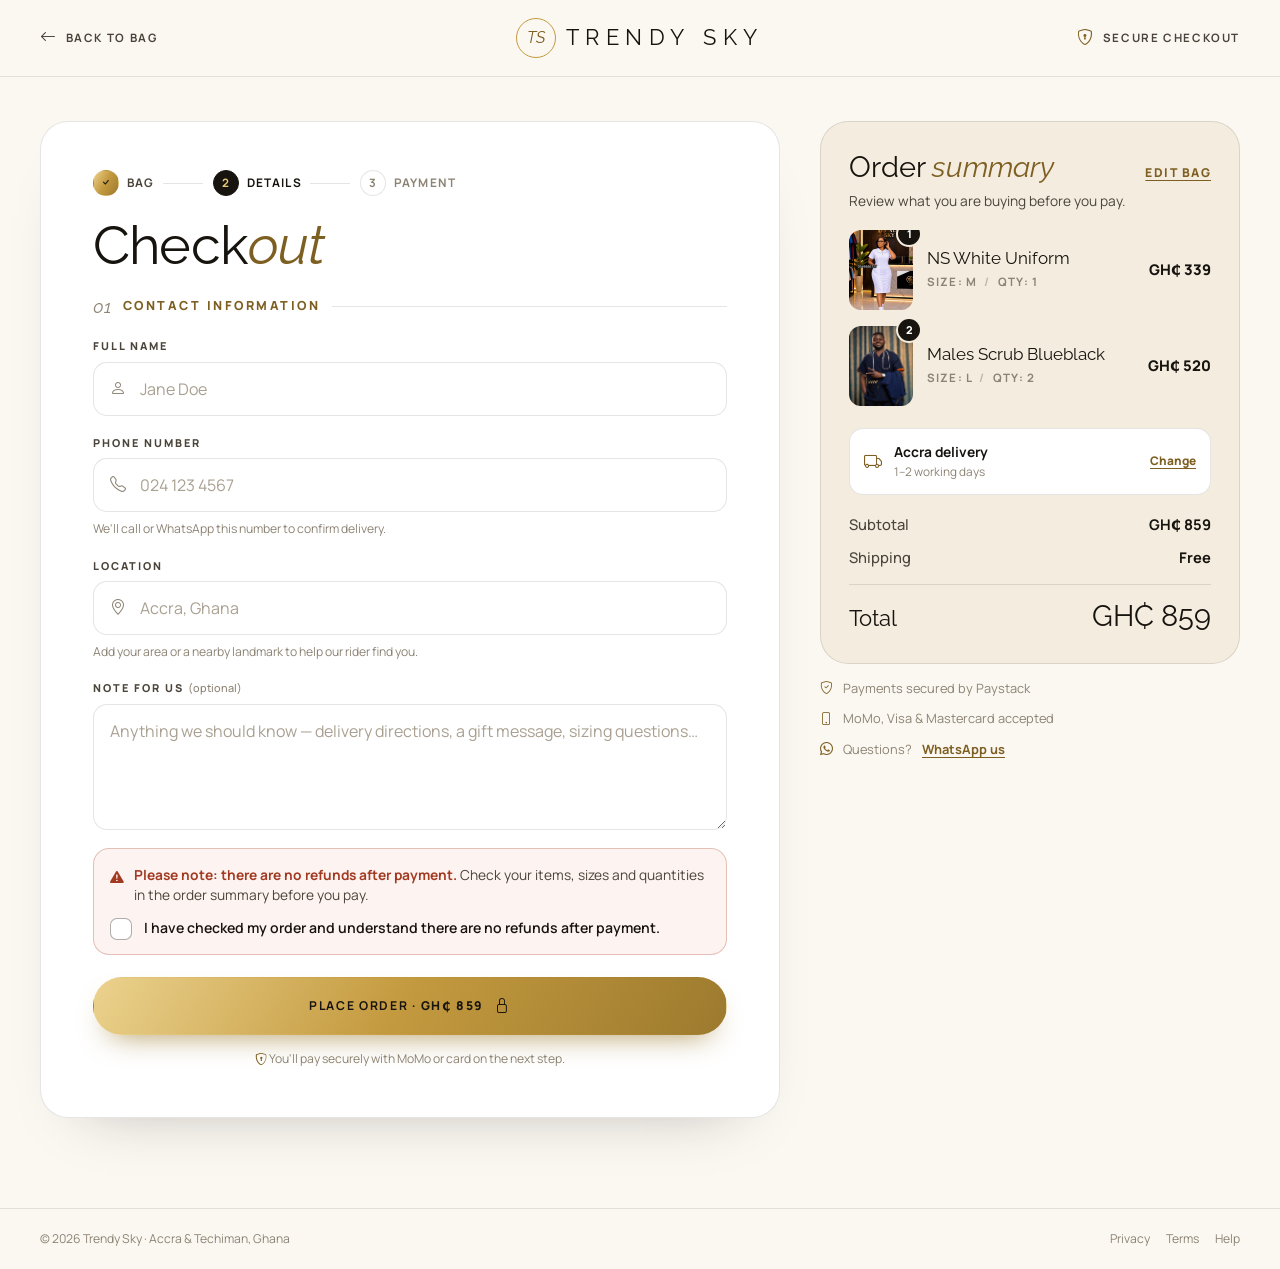
<file: checkout.html>
<!doctype html>
<html lang="en-GH" class="no-js">
<head>
  <meta charset="utf-8">
  <meta name="viewport" content="width=device-width, initial-scale=1, viewport-fit=cover">

  <!-- ===================== SEO ===================== -->
  <title>Checkout | Trendy Sky — Accra &amp; Techiman, Ghana</title>
  <meta name="description" content="Secure checkout at Trendy Sky. Enter your contact details and delivery location in Ghana to place your order.">
  <!-- checkout pages should never appear in search results -->
  <meta name="robots" content="noindex, nofollow">
  <meta name="theme-color" content="#FBF8F2">
  <meta name="format-detection" content="telephone=no">
  <link rel="canonical" href="https://www.trendy-sky.com/checkout">

  <link rel="icon" href="assets/images/favicon.svg" type="image/svg+xml">

  <link rel="preconnect" href="https://fonts.googleapis.com">
  <link rel="preconnect" href="https://fonts.gstatic.com" crossorigin>
  <link rel="preconnect" href="https://cdn.jsdelivr.net" crossorigin>

  <!-- Fonts: Raleway + Manrope (same as home page) -->
  <link href="https://fonts.googleapis.com/css2?family=Manrope:wght@200..800&family=Raleway:ital,wght@0,100..900;1,100..900&display=swap" rel="stylesheet">

  <link href="https://cdn.jsdelivr.net/npm/bootstrap@5.3.3/dist/css/bootstrap.min.css" rel="stylesheet" integrity="sha384-QWTKZyjpPEjISv5WaRU9OFeRpok6YctnYmDr5pNlyT2bRjXh0JMhjY6hW+ALEwIH" crossorigin="anonymous">
  <link href="https://cdn.jsdelivr.net/npm/bootstrap-icons@1.11.3/font/bootstrap-icons.min.css" rel="stylesheet">
  <link href="assets/css/style.css" rel="stylesheet">
</head>

<body class="auth-body checkout-body">
<a class="skip-link" href="#checkout-form">Skip to form</a>

<!-- ============ SLIM HEADER ============ -->
<header class="auth-hdr">
  <div class="wrap auth-hdr__bar">
    <a class="auth-hdr__back" href="cart.html"><i class="bi bi-arrow-left"></i><span>Back to bag</span></a>
    <a class="logo" href="index.html" aria-label="Trendy Sky home">
      <span class="logo__mark" aria-hidden="true">TS</span>
      <span class="logo__word">Trendy&nbsp;Sky</span>
    </a>
    <span class="co-secure"><i class="bi bi-shield-lock"></i><span>Secure checkout</span></span>
  </div>
</header>

<main id="main" class="co" data-checkout-page data-demo-seed>
  <!-- data-demo-seed: fills an empty bag with sample items for preview. Remove it when your real cart is connected. -->
  <div class="wrap">

    <!-- ============ EMPTY BAG ============ -->
    <div class="cart-empty" data-co-empty hidden>
      <span class="cart-empty__icon"><i class="bi bi-bag"></i></span>
      <h1 class="h2">Your bag is <em>empty</em></h1>
      <p>Add a few pieces to your bag before checking out.</p>
      <a class="btn-x btn-x--ink" href="index.html"><span>Start shopping</span><i class="bi bi-arrow-right"></i></a>
    </div>

    <div class="co__grid" data-co-filled>

      <!-- ============ MOBILE: collapsible summary (Shopify style) ============ -->
      <button class="co-toggle d-lg-none" type="button" aria-expanded="false" aria-controls="co-summary" data-co-toggle>
        <span><i class="bi bi-bag"></i> <span data-co-toggle-txt>Show order summary</span> <i class="bi bi-chevron-down co-toggle__chev"></i></span>
        <b data-co-total>GH₵ 0</b>
      </button>

      <!-- ============ ORDER SUMMARY ============ -->
      <aside id="co-summary" class="co-sum" aria-labelledby="co-sum-h">
        <div class="co-sum__card">
          <div class="co-sum__head">
            <h2 id="co-sum-h" class="co-sum__title">Order <em>summary</em></h2>
            <a class="co-sum__edit" href="cart.html">Edit bag</a>
          </div>
          <p class="co-sum__sub">Review what you are buying before you pay.</p>

          <ul class="co-items" data-co-items>
            <!-- rendered by main.js from the saved bag -->
          </ul>

          <div class="co-ship" data-co-ship>
            <i class="bi bi-truck"></i>
            <span><b data-co-ship-name>Accra delivery</b><small data-co-ship-note>1–2 working days</small></span>
            <a href="cart.html">Change</a>
          </div>

          <dl class="totals">
            <div><dt>Subtotal</dt><dd data-co-sub>GH₵ 0</dd></div>
            <div class="totals__save" data-co-disc-row hidden><dt>Discount <span data-co-code></span></dt><dd data-co-disc>− GH₵ 0</dd></div>
            <div><dt>Shipping</dt><dd data-co-fee>Free</dd></div>
            <div class="totals__grand"><dt>Total</dt><dd data-co-grand>GH₵ 0</dd></div>
          </dl>
        </div>

        <ul class="co-trust d-none d-lg-grid">
          <li><i class="bi bi-shield-check"></i> Payments secured by Paystack</li>
          <li><i class="bi bi-phone"></i> MoMo, Visa &amp; Mastercard accepted</li>
          <li><i class="bi bi-whatsapp"></i> Questions? <a href="https://wa.me/233546656727" target="_blank" rel="noopener">WhatsApp us</a></li>
        </ul>
      </aside>

      <!-- ============ FORM ============ -->
      <section class="co-main" aria-labelledby="co-h">
        <div class="co-card">
          <ol class="steps" aria-label="Checkout progress">
            <li class="is-done"><span><i class="bi bi-check"></i></span><a href="cart.html">Bag</a></li>
            <li class="is-on" aria-current="step"><span>2</span>Details</li>
            <li><span>3</span>Payment</li>
          </ol>

          <h1 id="co-h" class="co-title">Check<em>out</em></h1>

          <form id="checkout-form" class="co-form" action="#" method="post" novalidate data-checkout-form>
            <h2 class="co-section"><span>01</span> Contact information</h2>

            <div class="f-field">
              <label class="f-label" for="full_name">Full name</label>
              <div class="f-wrap">
                <i class="bi bi-person f-icon" aria-hidden="true"></i>
                <input class="f-input f-input--icon" id="full_name" name="full_name" type="text" placeholder="Jane Doe" autocomplete="name" required data-msg="Please enter your full name.">
              </div>
              <p class="f-error" id="full_name-err" aria-live="polite"></p>
            </div>

            <div class="f-field">
              <label class="f-label" for="phone">Phone number</label>
              <div class="f-wrap">
                <i class="bi bi-telephone f-icon" aria-hidden="true"></i>
                <input class="f-input f-input--icon" id="phone" name="phone" type="tel" placeholder="024 123 4567" autocomplete="tel" inputmode="tel" required data-phone data-msg="Please enter a valid Ghana phone number, e.g. 024 123 4567.">
              </div>
              <p class="f-hint">We'll call or WhatsApp this number to confirm delivery.</p>
              <p class="f-error" id="phone-err" aria-live="polite"></p>
            </div>

            <div class="f-field">
              <label class="f-label" for="location">Location</label>
              <div class="f-wrap">
                <i class="bi bi-geo-alt f-icon" aria-hidden="true"></i>
                <input class="f-input f-input--icon" id="location" name="location" type="text" placeholder="Accra, Ghana" autocomplete="address-level2" list="gh-towns" required data-msg="Please enter your delivery location.">
                <datalist id="gh-towns">
                  <option value="Accra, Ghana"><option value="East Legon, Accra"><option value="Osu, Accra"><option value="Tema, Ghana">
                  <option value="Kumasi, Ghana"><option value="Techiman, Ghana"><option value="Takoradi, Ghana"><option value="Cape Coast, Ghana">
                  <option value="Tamale, Ghana"><option value="Sunyani, Ghana"><option value="Ho, Ghana"><option value="Koforidua, Ghana">
                </datalist>
              </div>
              <p class="f-hint">Add your area or a nearby landmark to help our rider find you.</p>
              <p class="f-error" id="location-err" aria-live="polite"></p>
            </div>

            <div class="f-field">
              <label class="f-label" for="note">Note for us <span class="f-opt">(optional)</span></label>
              <textarea class="f-input co-note" id="note" name="note" rows="4" maxlength="300" placeholder="Anything we should know — delivery directions, a gift message, sizing questions…" data-co-note></textarea>
            </div>

            <!-- no refunds notice -->
            <div class="co-notice" data-co-notice>
              <p><i class="bi bi-exclamation-triangle-fill"></i> <span><b>Please note: there are no refunds after payment.</b> Check your items, sizes and quantities in the order summary before you pay.</span></p>
              <label class="co-check">
                <input type="checkbox" name="agree" value="yes" required data-co-agree>
                <span class="co-check__box" aria-hidden="true"><i class="bi bi-check-lg"></i></span>
                <span>I have checked my order and understand there are no refunds after payment.</span>
              </label>
              <p class="f-error" id="agree-err" aria-live="polite"></p>
            </div>

            <!-- hidden values for your backend -->
            <input type="hidden" name="cart" data-co-cart>
            <input type="hidden" name="delivery" data-co-delivery>
            <input type="hidden" name="promo" data-co-promo>
            <input type="hidden" name="total" data-co-total-input>

            <button class="btn-x btn-x--gold w-100 co-submit" type="submit" data-submit>
              <span>Place order · <b data-co-btn-total>GH₵ 0</b></span><i class="bi bi-lock"></i>
            </button>
            <p class="co-after"><i class="bi bi-shield-lock"></i> You'll pay securely with MoMo or card on the next step.</p>
          </form>
        </div>
      </section>
    </div>
  </div>
</main>

<footer class="auth-ftr">
  <div class="wrap auth-ftr__bar">
    <p>© <span data-year>2026</span> Trendy Sky · Accra &amp; Techiman, Ghana</p>
    <nav aria-label="Legal"><a href="#">Privacy</a><a href="#">Terms</a><a href="https://wa.me/233546656727" target="_blank" rel="noopener">Help</a></nav>
  </div>
</footer>

<div class="toast-x" role="status" aria-live="polite" data-toast></div>

<script src="assets/js/main.js" defer></script>
</body>
</html>
</file>
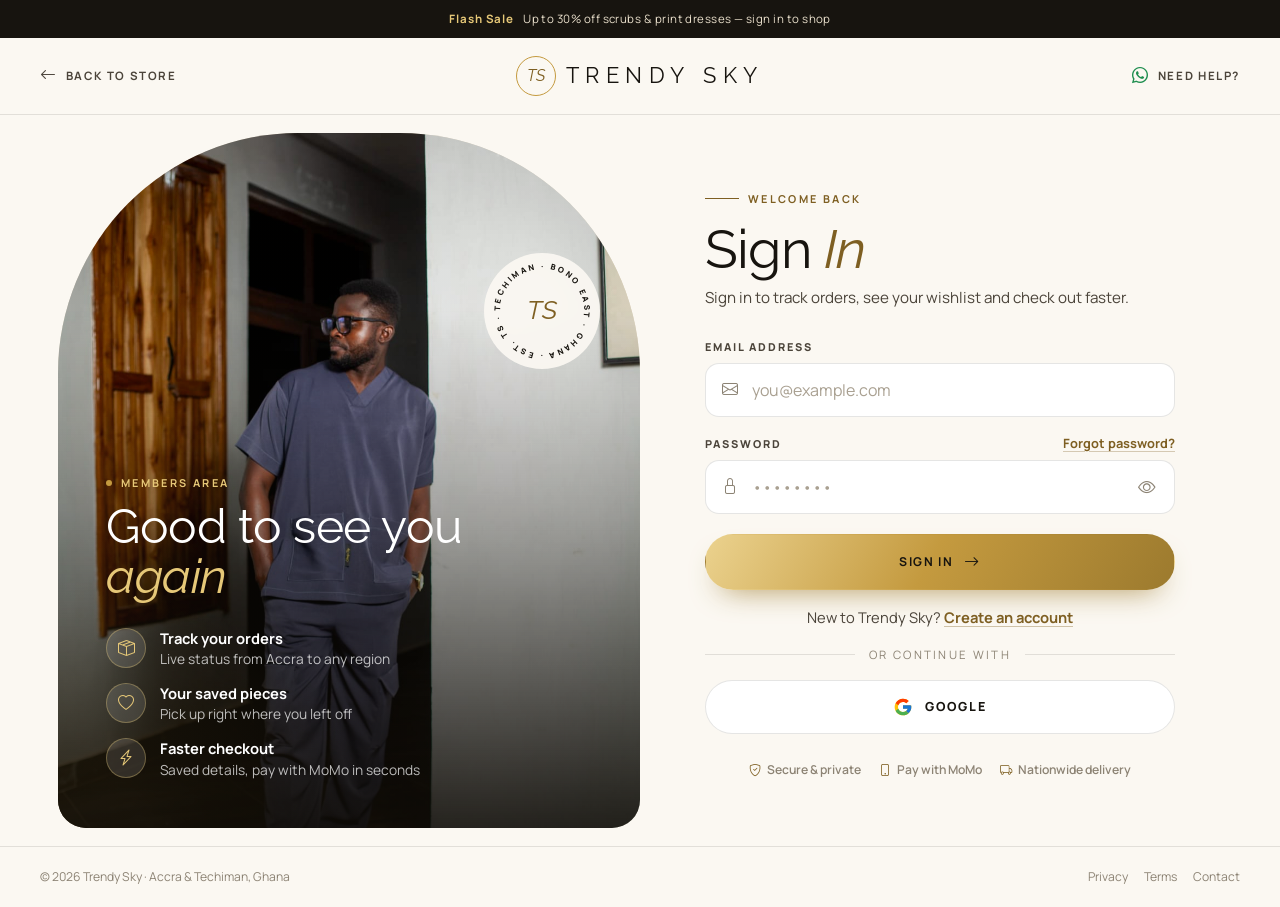
<file: login.html>
<!doctype html>
<html lang="en-GH" class="no-js">
<head>
  <meta charset="utf-8">
  <meta name="viewport" content="width=device-width, initial-scale=1, viewport-fit=cover">

  <!-- ===================== SEO ===================== -->
  <title>Sign In | Trendy Sky — Accra &amp; Techiman, Ghana</title>
  <meta name="description" content="Sign in to your Trendy Sky account to track orders, see your wishlist and check out faster with MoMo, Visa or Mastercard.">
  <!-- account pages should not appear in search results, but their links can be followed -->
  <meta name="robots" content="noindex, follow">
  <meta name="theme-color" content="#FBF8F2">
  <meta name="format-detection" content="telephone=no">
  <link rel="canonical" href="https://www.trendy-sky.com/login">

  <meta property="og:type" content="website">
  <meta property="og:site_name" content="Trendy Sky">
  <meta property="og:locale" content="en_GH">
  <meta property="og:url" content="https://www.trendy-sky.com/login">
  <meta property="og:title" content="Sign in — Trendy Sky">
  <meta property="og:description" content="Track orders, see your wishlist and check out faster.">
  <meta property="og:image" content="https://www.trendy-sky.com/assets/images/product-1.jpg">
  <meta name="twitter:card" content="summary_large_image">

  <link rel="icon" href="assets/images/favicon.svg" type="image/svg+xml">

  <link rel="preconnect" href="https://fonts.googleapis.com">
  <link rel="preconnect" href="https://fonts.gstatic.com" crossorigin>
  <link rel="preconnect" href="https://cdn.jsdelivr.net" crossorigin>
  <link rel="preload" as="image" href="assets/images/product-1.jpg">

  <!-- Fonts: Raleway + Manrope (same as home page) -->
  <link href="https://fonts.googleapis.com/css2?family=Manrope:wght@200..800&family=Raleway:ital,wght@0,100..900;1,100..900&display=swap" rel="stylesheet">

  <link href="https://cdn.jsdelivr.net/npm/bootstrap@5.3.3/dist/css/bootstrap.min.css" rel="stylesheet" integrity="sha384-QWTKZyjpPEjISv5WaRU9OFeRpok6YctnYmDr5pNlyT2bRjXh0JMhjY6hW+ALEwIH" crossorigin="anonymous">
  <link href="https://cdn.jsdelivr.net/npm/bootstrap-icons@1.11.3/font/bootstrap-icons.min.css" rel="stylesheet">
  <link href="assets/css/style.css" rel="stylesheet">

  <script type="application/ld+json">
  {
    "@context": "https://schema.org",
    "@type": "WebPage",
    "name": "Sign In",
    "url": "https://www.trendy-sky.com/login",
    "inLanguage": "en-GH",
    "isPartOf": {"@type": "WebSite", "name": "Trendy Sky", "url": "https://www.trendy-sky.com/"},
    "breadcrumb": {
      "@type": "BreadcrumbList",
      "itemListElement": [
        {"@type": "ListItem", "position": 1, "name": "Home", "item": "https://www.trendy-sky.com/"},
        {"@type": "ListItem", "position": 2, "name": "Sign In", "item": "https://www.trendy-sky.com/login"}
      ]
    }
  }
  </script>
</head>

<body class="auth-body">
<a class="skip-link" href="#login-form">Skip to form</a>

<!-- ============ OFFER STRIP (same as home) ============ -->
<div class="strip" role="region" aria-label="Current offer">
  <div class="strip__inner">
    <p class="is-active"><b>Flash Sale</b> Up to 30% off scrubs &amp; print dresses — sign in to shop</p>
  </div>
</div>

<!-- ============ SLIM HEADER ============ -->
<header class="auth-hdr">
  <div class="wrap auth-hdr__bar">
    <a class="auth-hdr__back" href="index.html"><i class="bi bi-arrow-left"></i><span>Back to store</span></a>
    <a class="logo" href="index.html" aria-label="Trendy Sky home">
      <span class="logo__mark" aria-hidden="true">TS</span>
      <span class="logo__word">Trendy&nbsp;Sky</span>
    </a>
    <a class="auth-hdr__help" href="https://wa.me/233546656727" target="_blank" rel="noopener"><i class="bi bi-whatsapp"></i><span>Need help?</span></a>
  </div>
</header>

<main id="main" class="auth">
  <div class="auth__grid wrap">

    <!-- ============ VISUAL PANEL ============ -->
    <aside class="auth-visual" aria-label="Your account">
      <img class="auth-visual__img" src="assets/images/product-3.jpg" alt="NS White Uniform worn in the Trendy Sky store" width="1200" height="1500" fetchpriority="high">
      <div class="auth-visual__body">
        <p class="kicker kicker--light"><span class="dot"></span> Members area</p>
        <p class="auth-visual__title">Good to see you <em>again</em></p>
        <ul class="perks d-none d-lg-grid">
          <li><i class="bi bi-box-seam"></i><span><b>Track your orders</b>Live status from Accra to any region</span></li>
          <li><i class="bi bi-heart"></i><span><b>Your saved pieces</b>Pick up right where you left off</span></li>
          <li><i class="bi bi-lightning-charge"></i><span><b>Faster checkout</b>Saved details, pay with MoMo in seconds</span></li>
        </ul>
      </div>
      <span class="auth-visual__seal" aria-hidden="true">
        <svg viewBox="0 0 120 120"><defs><path id="as" d="M60 60m-46 0a46 46 0 1 1 92 0a46 46 0 1 1-92 0"/></defs><text><textPath href="#as" textLength="284" lengthAdjust="spacing">TECHIMAN · BONO EAST · GHANA · EST. TS · </textPath></text></svg>
        <b>TS</b>
      </span>
    </aside>

    <!-- ============ FORM PANEL ============ -->
    <section class="auth-panel" aria-labelledby="login-h">
      <div class="auth-card">
        <p class="kicker auth-rv"><span class="auth-line"></span> Welcome back</p>
        <h1 id="login-h" class="auth-title auth-rv" style="--d:.06s">Sign <em>In</em></h1>
        <p class="auth-sub auth-rv" style="--d:.12s">Sign in to track orders, see your wishlist and check out faster.</p>

        <form id="login-form" class="auth-form" action="#" method="post" novalidate data-auth-form data-mode="login">
          <div class="f-field auth-rv" style="--d:.18s">
            <label class="f-label" for="email">Email address</label>
            <div class="f-wrap">
              <i class="bi bi-envelope f-icon" aria-hidden="true"></i>
              <input class="f-input f-input--icon" id="email" name="email" type="email" placeholder="you@example.com" autocomplete="email" inputmode="email" required data-msg="Please enter a valid email address.">
            </div>
            <p class="f-error" id="email-err" aria-live="polite"></p>
          </div>

          <div class="f-field auth-rv" style="--d:.24s">
            <div class="f-labelrow">
              <label class="f-label" for="password">Password</label>
              <a class="f-forgot" href="#">Forgot password?</a>
            </div>
            <div class="f-wrap">
              <i class="bi bi-lock f-icon" aria-hidden="true"></i>
              <input class="f-input f-input--icon f-input--pw" id="password" name="password" type="password" placeholder="••••••••" autocomplete="current-password" required data-msg="Please enter your password.">
              <button class="f-eye" type="button" data-toggle-pw aria-label="Show password" aria-controls="password"><i class="bi bi-eye"></i></button>
            </div>
            <p class="f-error" id="password-err" aria-live="polite"></p>
          </div>

          <button class="btn-x btn-x--gold w-100 auth-submit auth-rv" style="--d:.3s" type="submit" data-submit data-loading="Signing in…">
            <span>Sign in</span><i class="bi bi-arrow-right"></i>
          </button>

          <p class="auth-switch auth-rv" style="--d:.36s">New to Trendy Sky? <a href="register.html">Create an account</a></p>

          <div class="auth-divider auth-rv" style="--d:.42s"><span>or continue with</span></div>

          <a class="btn-google auth-rv" style="--d:.48s" href="#" aria-label="Continue with Google">
            <svg width="20" height="20" viewBox="0 0 48 48" aria-hidden="true">
              <path fill="#FFC107" d="M43.6 20.5H42V20H24v8h11.3C33.7 32.7 29.2 36 24 36c-6.6 0-12-5.4-12-12s5.4-12 12-12c3.1 0 5.8 1.2 7.9 3.1l5.7-5.7C34 6.1 29.3 4 24 4 12.9 4 4 12.9 4 24s8.9 20 20 20 20-8.9 20-20c0-1.3-.1-2.4-.4-3.5z"/>
              <path fill="#FF3D00" d="M6.3 14.7l6.6 4.8C14.7 15.1 19 12 24 12c3.1 0 5.8 1.2 7.9 3.1l5.7-5.7C34 6.1 29.3 4 24 4 16.3 4 9.7 8.3 6.3 14.7z"/>
              <path fill="#4CAF50" d="M24 44c5.2 0 9.9-2 13.4-5.2l-6.2-5.2C29.2 35.1 26.7 36 24 36c-5.2 0-9.6-3.3-11.3-8l-6.5 5C9.5 39.6 16.2 44 24 44z"/>
              <path fill="#1976D2" d="M43.6 20.5H42V20H24v8h11.3c-.8 2.2-2.2 4.2-4.1 5.6l6.2 5.2C37 39.2 44 34 44 24c0-1.3-.1-2.4-.4-3.5z"/>
            </svg>
            <span>Google</span>
          </a>
        </form>

        <ul class="auth-trust" aria-label="Why shop with us">
          <li><i class="bi bi-shield-check"></i> Secure &amp; private</li>
          <li><i class="bi bi-phone"></i> Pay with MoMo</li>
          <li><i class="bi bi-truck"></i> Nationwide delivery</li>
        </ul>
      </div>
    </section>
  </div>
</main>

<footer class="auth-ftr">
  <div class="wrap auth-ftr__bar">
    <p>© <span data-year>2026</span> Trendy Sky · Accra &amp; Techiman, Ghana</p>
    <nav aria-label="Legal"><a href="#">Privacy</a><a href="#">Terms</a><a href="#">Contact</a></nav>
  </div>
</footer>

<script src="assets/js/main.js" defer></script>
</body>
</html>
</file>
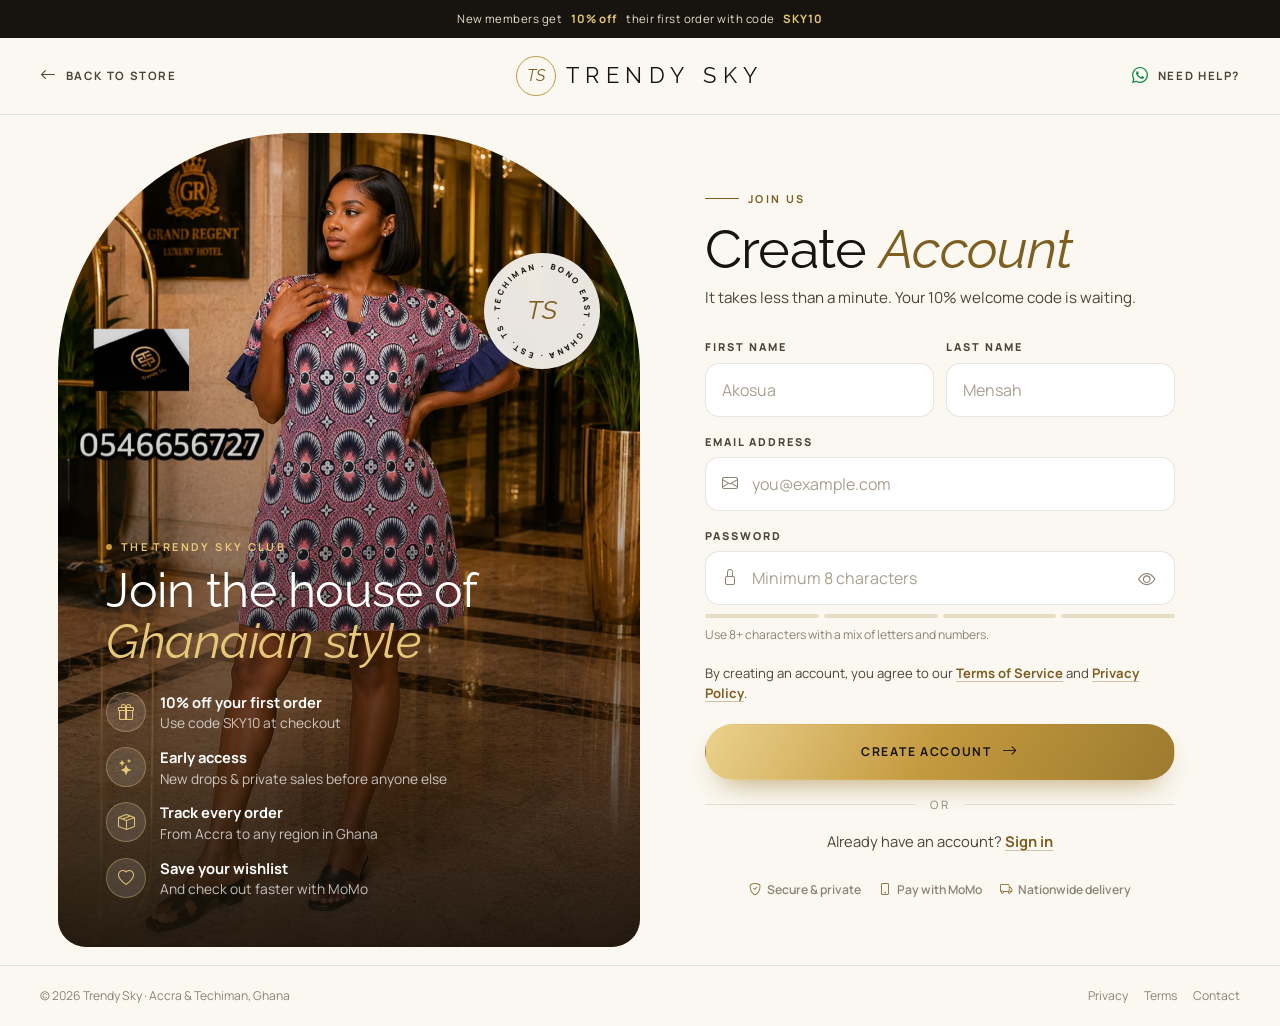
<file: register.html>
<!doctype html>
<html lang="en-GH" class="no-js">
<head>
  <meta charset="utf-8">
  <meta name="viewport" content="width=device-width, initial-scale=1, viewport-fit=cover">

  <!-- ===================== SEO ===================== -->
  <title>Create Account | Trendy Sky — Accra &amp; Techiman, Ghana</title>
  <meta name="description" content="Create your Trendy Sky account for 10% off your first order, early access to new drops and private sales, order tracking and faster checkout with MoMo.">
  <!-- account pages should not appear in search results, but their links can be followed -->
  <meta name="robots" content="noindex, follow">
  <meta name="theme-color" content="#FBF8F2">
  <meta name="format-detection" content="telephone=no">
  <link rel="canonical" href="https://www.trendy-sky.com/register">

  <meta property="og:type" content="website">
  <meta property="og:site_name" content="Trendy Sky">
  <meta property="og:locale" content="en_GH">
  <meta property="og:url" content="https://www.trendy-sky.com/register">
  <meta property="og:title" content="Join Trendy Sky — 10% off your first order">
  <meta property="og:description" content="Create your account for early access, private sales and faster checkout.">
  <meta property="og:image" content="https://www.trendy-sky.com/assets/images/collection-7.jpg">
  <meta name="twitter:card" content="summary_large_image">

  <link rel="icon" href="assets/images/favicon.svg" type="image/svg+xml">

  <link rel="preconnect" href="https://fonts.googleapis.com">
  <link rel="preconnect" href="https://fonts.gstatic.com" crossorigin>
  <link rel="preconnect" href="https://cdn.jsdelivr.net" crossorigin>
  <link rel="preload" as="image" href="assets/images/collection-7.jpg">

  <!-- Fonts: Raleway + Manrope (same as home page) -->
  <link href="https://fonts.googleapis.com/css2?family=Manrope:wght@200..800&family=Raleway:ital,wght@0,100..900;1,100..900&display=swap" rel="stylesheet">

  <link href="https://cdn.jsdelivr.net/npm/bootstrap@5.3.3/dist/css/bootstrap.min.css" rel="stylesheet" integrity="sha384-QWTKZyjpPEjISv5WaRU9OFeRpok6YctnYmDr5pNlyT2bRjXh0JMhjY6hW+ALEwIH" crossorigin="anonymous">
  <link href="https://cdn.jsdelivr.net/npm/bootstrap-icons@1.11.3/font/bootstrap-icons.min.css" rel="stylesheet">
  <link href="assets/css/style.css" rel="stylesheet">

  <script type="application/ld+json">
  {
    "@context": "https://schema.org",
    "@type": "WebPage",
    "name": "Create Account",
    "url": "https://www.trendy-sky.com/register",
    "inLanguage": "en-GH",
    "isPartOf": {"@type": "WebSite", "name": "Trendy Sky", "url": "https://www.trendy-sky.com/"},
    "breadcrumb": {
      "@type": "BreadcrumbList",
      "itemListElement": [
        {"@type": "ListItem", "position": 1, "name": "Home", "item": "https://www.trendy-sky.com/"},
        {"@type": "ListItem", "position": 2, "name": "Create Account", "item": "https://www.trendy-sky.com/register"}
      ]
    }
  }
  </script>
</head>

<body class="auth-body">
<a class="skip-link" href="#register-form">Skip to form</a>

<!-- ============ OFFER STRIP (same as home) ============ -->
<div class="strip" role="region" aria-label="Current offer">
  <div class="strip__inner">
    <p class="is-active">New members get <b>10% off</b> their first order with code <b>SKY10</b></p>
  </div>
</div>

<!-- ============ SLIM HEADER ============ -->
<header class="auth-hdr">
  <div class="wrap auth-hdr__bar">
    <a class="auth-hdr__back" href="index.html"><i class="bi bi-arrow-left"></i><span>Back to store</span></a>
    <a class="logo" href="index.html" aria-label="Trendy Sky home">
      <span class="logo__mark" aria-hidden="true">TS</span>
      <span class="logo__word">Trendy&nbsp;Sky</span>
    </a>
    <a class="auth-hdr__help" href="https://wa.me/233546656727" target="_blank" rel="noopener"><i class="bi bi-whatsapp"></i><span>Need help?</span></a>
  </div>
</header>

<main id="main" class="auth">
  <div class="auth__grid wrap">

    <!-- ============ VISUAL PANEL ============ -->
    <aside class="auth-visual" aria-label="Member benefits">
      <img class="auth-visual__img" src="assets/images/collection-7.jpg" alt="Model wearing a Trendy Sky African print dress" width="1200" height="1500" fetchpriority="high">
      <div class="auth-visual__body">
        <p class="kicker kicker--light"><span class="dot"></span> The Trendy Sky Club</p>
        <p class="auth-visual__title">Join the house of <em>Ghanaian style</em></p>
        <ul class="perks d-none d-lg-grid">
          <li><i class="bi bi-gift"></i><span><b>10% off your first order</b>Use code SKY10 at checkout</span></li>
          <li><i class="bi bi-stars"></i><span><b>Early access</b>New drops &amp; private sales before anyone else</span></li>
          <li><i class="bi bi-box-seam"></i><span><b>Track every order</b>From Accra to any region in Ghana</span></li>
          <li><i class="bi bi-heart"></i><span><b>Save your wishlist</b>And check out faster with MoMo</span></li>
        </ul>
      </div>
      <span class="auth-visual__seal" aria-hidden="true">
        <svg viewBox="0 0 120 120"><defs><path id="as" d="M60 60m-46 0a46 46 0 1 1 92 0a46 46 0 1 1-92 0"/></defs><text><textPath href="#as" textLength="284" lengthAdjust="spacing">TECHIMAN · BONO EAST · GHANA · EST. TS · </textPath></text></svg>
        <b>TS</b>
      </span>
    </aside>

    <!-- ============ FORM PANEL ============ -->
    <section class="auth-panel" aria-labelledby="reg-h">
      <div class="auth-card">
        <p class="kicker auth-rv"><span class="auth-line"></span> Join us</p>
        <h1 id="reg-h" class="auth-title auth-rv" style="--d:.06s">Create <em>Account</em></h1>
        <p class="auth-sub auth-rv" style="--d:.12s">It takes less than a minute. Your 10% welcome code is waiting.</p>

        <form id="register-form" class="auth-form" action="#" method="post" novalidate data-auth-form>
          <div class="f-row auth-rv" style="--d:.18s">
            <div class="f-field">
              <label class="f-label" for="first_name">First name</label>
              <input class="f-input" id="first_name" name="first_name" type="text" placeholder="Akosua" autocomplete="given-name" required data-msg="Please enter your first name.">
              <p class="f-error" id="first_name-err" aria-live="polite"></p>
            </div>
            <div class="f-field">
              <label class="f-label" for="last_name">Last name</label>
              <input class="f-input" id="last_name" name="last_name" type="text" placeholder="Mensah" autocomplete="family-name" required data-msg="Please enter your last name.">
              <p class="f-error" id="last_name-err" aria-live="polite"></p>
            </div>
          </div>

          <div class="f-field auth-rv" style="--d:.24s">
            <label class="f-label" for="email">Email address</label>
            <div class="f-wrap">
              <i class="bi bi-envelope f-icon" aria-hidden="true"></i>
              <input class="f-input f-input--icon" id="email" name="email" type="email" placeholder="you@example.com" autocomplete="email" inputmode="email" required data-msg="Please enter a valid email address.">
            </div>
            <p class="f-error" id="email-err" aria-live="polite"></p>
          </div>

          <div class="f-field auth-rv" style="--d:.3s">
            <label class="f-label" for="password">Password</label>
            <div class="f-wrap">
              <i class="bi bi-lock f-icon" aria-hidden="true"></i>
              <input class="f-input f-input--icon f-input--pw" id="password" name="password" type="password" placeholder="Minimum 8 characters" autocomplete="new-password" minlength="8" required data-msg="Password must be at least 8 characters." data-strength>
              <button class="f-eye" type="button" data-toggle-pw aria-label="Show password" aria-controls="password"><i class="bi bi-eye"></i></button>
            </div>
            <div class="pw-meter" aria-hidden="true"><span></span><span></span><span></span><span></span></div>
            <p class="pw-hint" data-pw-hint>Use 8+ characters with a mix of letters and numbers.</p>
            <p class="f-error" id="password-err" aria-live="polite"></p>
          </div>

          <p class="auth-terms auth-rv" style="--d:.36s">By creating an account, you agree to our <a href="#">Terms of Service</a> and <a href="#">Privacy Policy</a>.</p>

          <button class="btn-x btn-x--gold w-100 auth-submit auth-rv" style="--d:.42s" type="submit" data-submit>
            <span>Create account</span><i class="bi bi-arrow-right"></i>
          </button>

          <div class="auth-divider auth-rv" style="--d:.48s"><span>or</span></div>

          <p class="auth-switch auth-rv" style="--d:.52s">Already have an account? <a href="login.html">Sign in</a></p>
        </form>

        <!-- benefits on phones/tablets (desktop shows them on the image panel) -->
        <ul class="perks perks--light d-lg-none">
          <li><i class="bi bi-gift"></i><span><b>10% off your first order</b>Use code SKY10 at checkout</span></li>
          <li><i class="bi bi-stars"></i><span><b>Early access</b>New drops &amp; private sales first</span></li>
          <li><i class="bi bi-box-seam"></i><span><b>Track every order</b>Delivery to any region in Ghana</span></li>
          <li><i class="bi bi-heart"></i><span><b>Save your wishlist</b>And check out faster with MoMo</span></li>
        </ul>

        <ul class="auth-trust" aria-label="Why shop with us">
          <li><i class="bi bi-shield-check"></i> Secure &amp; private</li>
          <li><i class="bi bi-phone"></i> Pay with MoMo</li>
          <li><i class="bi bi-truck"></i> Nationwide delivery</li>
        </ul>
      </div>
    </section>
  </div>
</main>

<footer class="auth-ftr">
  <div class="wrap auth-ftr__bar">
    <p>© <span data-year>2026</span> Trendy Sky · Accra &amp; Techiman, Ghana</p>
    <nav aria-label="Legal"><a href="#">Privacy</a><a href="#">Terms</a><a href="#">Contact</a></nav>
  </div>
</footer>

<script src="assets/js/main.js" defer></script>
</body>
</html>
</file>
<file: assets/css/style.css>
/* =====================================================================
   TRENDY SKY — Landing page v2
   Mobile-first. Instrument Serif (display) + Manrope (text).
   Palette: ivory · ink · antique gold, with kente accents.
   ===================================================================== */

:root {
  --bg: #FBF8F2;
  --paper: #F3ECDF;
  --sand: #E7DCC8;
  --ink: #17140F;
  --ink-2: #4B443A;
  --muted: #8C8374;
  --line: rgba(23, 20, 15, .11);
  --gold: #C49A3F;
  --gold-2: #E6C878;
  --gold-3: #7E5F22;
  --sale: #A23A22;
  --k-green: #2E5240;
  --k-red: #9B3B25;

  --grad-gold: linear-gradient(120deg, #EBD28E 0%, #C49A3F 48%, #9C7A2E 100%);
  --grad-ink: radial-gradient(120% 120% at 100% 0%, rgba(196,154,63,.32), transparent 55%), #17140F;

  --f-d: "Raleway", sans-serif;
  --f-t: "Manrope", system-ui, -apple-system, "Segoe UI", Roboto, sans-serif;

  --e: cubic-bezier(.2, .9, .2, 1);
  --e2: cubic-bezier(.65, 0, .35, 1);

  --r: 20px;
  --r-lg: 28px;
  --gut: 16px;
  --hdr: 60px;
  --strip: 34px;
  --tabbar: 64px;
}
@media (min-width: 768px) { :root { --gut: 28px; } }
@media (min-width: 992px) { :root { --gut: 40px; --hdr: 76px; --strip: 38px; --tabbar: 0px; } }

/* ---------- base ---------- */
*, *::before, *::after { box-sizing: border-box; }
html { scroll-behavior: smooth; scroll-padding-top: calc(var(--hdr) + 12px); overflow-x: clip; -webkit-text-size-adjust: 100%; }
body {
  margin: 0; background: var(--bg); color: var(--ink);
  font-family: var(--f-t); font-size: 15px; line-height: 1.6; font-weight: 400;
  -webkit-font-smoothing: antialiased; overflow-x: clip;
  padding-bottom: calc(var(--tabbar) + env(safe-area-inset-bottom));
}
@media (min-width: 992px) { body { font-size: 16px; } }
img { display: block; max-width: 100%; height: auto; }
a { color: inherit; text-decoration: none; }
a:hover { color: inherit; }
button { font: inherit; color: inherit; cursor: pointer; }
h1, h2, h3, h4 { color: inherit; margin: 0; }
::selection { background: var(--gold-2); color: var(--ink); }
:focus-visible { outline: 2px solid var(--gold); outline-offset: 3px; border-radius: 6px; }
.skip-link { position: fixed; left: 12px; top: -60px; z-index: 3000; background: var(--ink); color: #fff; padding: 10px 16px; border-radius: 10px; }
.skip-link:focus { top: 12px; color: #fff; }
.wrap { width: 100%; max-width: 1360px; margin: 0 auto; padding-inline: var(--gut); }
.muted { color: var(--muted); font-family: var(--f-t); font-size: .9rem; }

/* image frames: soft gradient while loading / if an image is missing */
.story, .pc__media, .world, .coupon__media, .look__card, .bulk__media, .social__grid a, .welcome__img, .menu__promo img {
  background: linear-gradient(150deg, var(--sand), var(--paper) 55%, #EADBB8);
}
img.is-missing { opacity: 0; }

/* ---------- typography ---------- */
.h2 {
  color: inherit; font-family: var(--f-d); font-weight: 400; letter-spacing: -.01em; line-height: 1.05;
  font-size: clamp(2.2rem, 7.6vw, 3.5rem);
}
.h2 em, .hero__title em, .h3 em { font-style: italic; color: var(--gold-3); }
.h3 { font-family: var(--f-d); font-size: 1.6rem; font-weight: 400; }
.kicker {
  display: inline-flex; align-items: center; gap: .55rem;
  font-size: .68rem; font-weight: 700; letter-spacing: .22em; text-transform: uppercase;
  color: var(--gold-3); margin: 0 0 .9rem;
}
.kicker--light { color: var(--gold-2); }
.dot { width: 6px; height: 6px; border-radius: 50%; background: var(--gold); }
.dot--live { background: #D2563A; box-shadow: 0 0 0 0 rgba(210,86,58,.6); animation: live 1.8s infinite; }
@keyframes live { 70% { box-shadow: 0 0 0 9px rgba(210,86,58,0); } 100% { box-shadow: 0 0 0 0 rgba(210,86,58,0); } }

/* ---------- buttons ---------- */
.btn-x {
  position: relative; isolation: isolate; overflow: hidden;
  display: inline-flex; align-items: center; justify-content: center; gap: .65rem;
  min-height: 52px; padding: 0 1.5rem; border-radius: 999px; border: 1px solid transparent;
  font-size: .76rem; font-weight: 700; letter-spacing: .14em; text-transform: uppercase; white-space: nowrap;
  transition: color .45s var(--e), border-color .45s var(--e), transform .3s var(--e);
}
.btn-x:active { transform: scale(.97); }
.btn-x::before {
  content: ""; position: absolute; inset: 0; z-index: -1; border-radius: inherit;
  transform: scaleX(0); transform-origin: right; transition: transform .6s var(--e);
}
.btn-x:hover::before { transform: scaleX(1); transform-origin: left; }
.btn-x i { font-size: .95rem; transition: transform .45s var(--e); }
.btn-x:hover i { transform: translateX(3px); }
.btn-x--ink { background: var(--ink); color: #fff; }
.btn-x--ink::before { background: var(--grad-gold); }
.btn-x--ink:hover { color: var(--ink); }
.btn-x--gold { background: var(--grad-gold); color: var(--ink); box-shadow: 0 14px 30px -16px rgba(156,122,46,.9); }
.btn-x--gold::before { background: var(--ink); }
.btn-x--gold:hover { color: var(--gold-2); }
.btn-x--line { border-color: var(--ink); color: var(--ink); }
.btn-x--line::before { background: var(--ink); }
.btn-x--line:hover { color: #fff; }
.btn-x--ghost { border-color: rgba(255,255,255,.35); color: #fff; }
.btn-x--ghost::before { background: #fff; }
.btn-x--ghost:hover { color: var(--ink); }
.btn-x--sm { min-height: 42px; padding: 0 1.1rem; font-size: .7rem; }
.btn-x[disabled] { opacity: .45; pointer-events: none; }

.ibtn {
  position: relative; display: inline-grid; place-items: center;
  width: 44px; height: 44px; border-radius: 50%; border: 0; background: transparent; font-size: 1.15rem;
  transition: background .3s var(--e);
}
.ibtn:hover { background: var(--paper); }
.count {
  position: absolute; top: 3px; right: 1px; min-width: 18px; height: 18px; padding: 0 5px;
  border-radius: 99px; background: var(--ink); color: #fff;
  font: 700 .62rem/18px var(--f-t); text-align: center;
}
.count[hidden] { display: none; }
.count.pop { animation: pop .5s var(--e); }
@keyframes pop { 40% { transform: scale(1.5); background: var(--gold); } }

/* ---------- offer strip ---------- */
.strip { background: var(--ink); color: #E9DFCB; height: var(--strip); overflow: hidden; position: relative; z-index: 1041; }
.strip__inner { position: relative; height: 100%; }
.strip p {
  position: absolute; inset: 0; margin: 0; padding: 0 var(--gut);
  display: flex; align-items: center; justify-content: center; gap: .55rem;
  font-size: .72rem; letter-spacing: .04em; white-space: nowrap;
  opacity: 0; transform: translateY(100%); transition: transform .7s var(--e), opacity .7s var(--e);
}
.strip p.is-active { opacity: 1; transform: none; }
.strip p.is-out { opacity: 0; transform: translateY(-100%); }
.strip b { color: var(--gold-2); font-weight: 700; letter-spacing: .08em; }
.strip a { color: #fff; text-decoration: underline; text-underline-offset: 3px; text-decoration-color: var(--gold); }

/* ---------- header ---------- */
.hdr {
  position: sticky; top: 0; z-index: 1040; background: rgba(251,248,242,.9);
  -webkit-backdrop-filter: saturate(1.4) blur(14px); backdrop-filter: saturate(1.4) blur(14px);
  border-bottom: 1px solid transparent; transition: border-color .4s, transform .5s var(--e);
}
.hdr.is-stuck { border-bottom-color: var(--line); }
.hdr.is-up { transform: translateY(-100%); }
.hdr__bar { height: var(--hdr); display: grid; grid-template-columns: 1fr auto 1fr; align-items: center; }
.hdr__nav { gap: 1.9rem; align-items: center; }
.hdr__nav > a, .hdr__drop > a {
  position: relative; display: block; font-size: .74rem; font-weight: 700; letter-spacing: .12em; text-transform: uppercase; padding: 26px 0;
}
.hdr__nav > a::after, .hdr__drop > a::after {
  content: ""; position: absolute; left: 0; right: 0; bottom: 20px; height: 1.5px; background: var(--gold);
  transform: scaleX(0); transform-origin: right; transition: transform .45s var(--e);
}
.hdr__nav > a:hover::after, .hdr__drop:hover > a::after { transform: scaleX(1); transform-origin: left; }
.hdr__drop { position: relative; }
.drop {
  position: absolute; top: 100%; left: -20px; min-width: 240px; padding: 12px;
  background: #fff; border-radius: 16px; box-shadow: 0 24px 50px -20px rgba(23,20,15,.25);
  opacity: 0; visibility: hidden; transform: translateY(8px); transition: .35s var(--e);
}
.hdr__drop:hover .drop, .hdr__drop:focus-within .drop { opacity: 1; visibility: visible; transform: none; }
.drop a { display: block; padding: 10px 12px; border-radius: 10px; font-size: .92rem; }
.drop a:hover { background: var(--paper); }

.logo { justify-self: center; display: inline-flex; align-items: center; gap: .6rem; }
.logo__mark {
  display: grid; place-items: center; width: 34px; height: 34px; border-radius: 50%;
  border: 1px solid var(--gold); color: var(--gold-3); flex: none;
  font: italic 400 .9rem/1 var(--f-d); letter-spacing: .02em;
}
.logo__word { font: 400 1.05rem/1 var(--f-d); letter-spacing: .24em; text-transform: uppercase; white-space: nowrap; }
@media (min-width: 992px) { .logo__mark { width: 40px; height: 40px; font-size: 1rem; } .logo__word { font-size: 1.35rem; letter-spacing: .3em; } }

.hdr__tools { justify-self: end; display: flex; align-items: center; gap: 2px; }
.hdr__sale {
  align-items: center; gap: .4rem; margin-right: .6rem; font-size: .74rem; font-weight: 700; letter-spacing: .12em; text-transform: uppercase; color: var(--sale);
}
.hdr__sale span { background: var(--sale); color: #fff; border-radius: 99px; padding: 2px 8px; font-size: .66rem; letter-spacing: .04em; }

/* ---------- HERO ---------- */
.hero { padding: 12px 0 26px; }
.hero__grid { display: grid; gap: 22px; }
.hero__copy { order: 2; min-width: 0; }
.stories { order: 1; }
@media (min-width: 992px) {
  .hero { padding: 28px 0 56px; }
  .hero__grid { grid-template-columns: 1.05fr 1fr; gap: 56px; align-items: center; }
  .hero__copy { order: 1; }
  .stories { order: 2; }
}

.hero__title {
  font-family: var(--f-d); font-weight: 400; letter-spacing: -.02em; line-height: .98;
  font-size: clamp(2.4rem, 11.2vw, 8rem); margin-bottom: 1rem;
}
@media (min-width: 992px) { .hero__title { font-size: clamp(3.6rem, 4.9vw, 5.2rem); margin-bottom: 1.4rem; } }
.hero__title .ln { display: block; overflow: hidden; padding-bottom: .08em; margin-bottom: -.04em; }
.hero__title .ln > span { display: block; transform: translateY(105%); animation: rise 1.2s var(--e) .15s forwards; }
.hero__title .ln:nth-child(3) > span { animation-delay: .27s; }
.hero__title .ln:nth-child(4) > span { animation-delay: .39s; }
.hero__title em {
  background: var(--grad-gold); -webkit-background-clip: text; background-clip: text; color: transparent;
  padding-right: .08em;
}
@keyframes rise { to { transform: none; } }

.hero__sub { color: var(--ink-2); font-size: 1rem; max-width: 40ch; margin: 0 0 1.4rem; }
@media (min-width: 992px) { .hero__sub { font-size: 1.1rem; margin-bottom: 2rem; } }
.hero__cta { display: grid; grid-template-columns: 1fr 1fr; gap: 10px; }
.hero__cta .btn-x { padding: 0 .8rem; font-size: .7rem; letter-spacing: .1em; }
@media (min-width: 576px) { .hero__cta { display: flex; flex-wrap: wrap; } .hero__cta .btn-x { padding: 0 1.6rem; font-size: .76rem; letter-spacing: .14em; } }

/* ticket = coupon look with perforation */
.ticket {
  margin-top: 16px; display: grid; grid-template-columns: auto 1fr; align-items: stretch;
  border-radius: 16px; background: #fff; border: 1px solid var(--line); overflow: hidden;
  box-shadow: 0 20px 40px -30px rgba(23,20,15,.35);
  transition: transform .5s var(--e), box-shadow .5s var(--e);
  max-width: 460px;
}
.ticket:hover { transform: translateY(-3px); box-shadow: 0 26px 46px -28px rgba(23,20,15,.4); }
.ticket__l { position: relative; display: grid; place-content: center; text-align: center; padding: 12px 20px; background: var(--grad-gold); }
.ticket__l::after { content: ""; position: absolute; right: -1px; top: 8px; bottom: 8px; border-right: 2px dashed rgba(23,20,15,.25); }
.ticket__l small { font-size: .6rem; font-weight: 800; letter-spacing: .2em; text-transform: uppercase; }
.ticket__l strong { font: 400 1.9rem/1 var(--f-d); }
.ticket__r { display: grid; align-content: center; padding: 12px 18px; gap: 2px; font-size: .88rem; font-weight: 600; }
.ticket__time { font-size: .76rem; color: var(--sale); font-weight: 700; font-variant-numeric: tabular-nums; }
@media (min-width: 992px) { .ticket { margin-top: 32px; } }

/* stories slider */
.stories {
  position: relative; overflow: hidden; border-radius: var(--r-lg);
  aspect-ratio: 4 / 5; max-height: 58svh; min-height: 75vh; width: 100%;
  isolation: isolate; touch-action: pan-y;
}
@media (min-width: 992px) { .stories { max-height: none; height: min(78vh, 760px); aspect-ratio: auto; border-radius: 240px 240px var(--r-lg) var(--r-lg); } }
.story { position: absolute; inset: 0; margin: 0; opacity: 0; transition: opacity 1s var(--e); }
.story img { width: 100%; height: 100%; object-fit: cover; object-position: center 25%; transform: scale(1.1); transition: transform 7s linear; }
.story.is-active { opacity: 1; z-index: 1; }
.story.is-active img { transform: scale(1); }
.story::after { content: ""; position: absolute; inset: 0; background: linear-gradient(to top, rgba(14,11,6,.75) 0%, rgba(14,11,6,0) 50%); }
.story figcaption { position: absolute; left: 0; right: 0; bottom: 0; z-index: 2; padding: 22px; color: #fff; display: grid; gap: 6px; }
@media (min-width: 992px) { .story figcaption { padding: 36px 40px 46px; } }
.story__tag { font-size: .66rem; font-weight: 800; letter-spacing: .22em; text-transform: uppercase; color: var(--gold-2); }
.story__title { font: 400 clamp(2rem, 8vw, 2.7rem)/1 var(--f-d); letter-spacing: -.01em; }
.story__title em { font-style: italic; }
.story__link { display: inline-flex; gap: .4rem; align-items: center; font-size: .78rem; font-weight: 700; letter-spacing: .1em; text-transform: uppercase; margin-top: 6px; width: max-content; border-bottom: 1px solid rgba(255,255,255,.55); padding-bottom: 3px; position: relative; z-index: 4; }
.story__link:hover { color: var(--gold-2); }
.story.is-active figcaption > * { animation: capIn .9s var(--e) both; }
.story.is-active figcaption > *:nth-child(2) { animation-delay: .08s; }
.story.is-active figcaption > *:nth-child(3) { animation-delay: .16s; }
@keyframes capIn { from { opacity: 0; transform: translateY(18px); } }

.stories__bars { position: absolute; top: 14px; left: 14px; right: 14px; z-index: 5; display: flex; gap: 6px; }
@media (min-width: 992px) { .stories__bars { top: auto; bottom: 22px; left: 40px; right: 40px; } }
.stories__bars span { flex: 1; height: 2.5px; border-radius: 3px; background: rgba(255,255,255,.35); overflow: hidden; position: relative; }
.stories__bars span::after { content: ""; position: absolute; inset: 0; background: #fff; transform: scaleX(var(--p, 0)); transform-origin: left; }
.stories__tap { position: absolute; top: 0; bottom: 34%; width: 40%; z-index: 3; border: 0; background: transparent; }
.stories__tap--prev { left: 0; } .stories__tap--next { right: 0; }
.stories__seal {
  position: absolute; z-index: 4; right: 14px; top: 30px; width: 78px; height: 78px; display: grid; place-items: center;
  border-radius: 50%; background: rgba(251,248,242,.92); -webkit-backdrop-filter: blur(6px); backdrop-filter: blur(6px);
}
.stories__seal svg { position: absolute; inset: 2px; animation: spin 18s linear infinite; }
.stories__seal text { font: 800 9.5px var(--f-t); letter-spacing: .2em; fill: var(--ink); }
.stories__seal b { font: italic 400 1.4rem/1 var(--f-d); color: var(--gold-3); }
@media (min-width: 992px) { .stories__seal { width: 108px; height: 108px; right: 48px; top: 120px; } .stories__seal b { font-size: 1.8rem; } .stories__seal text { font-size: 9px; } }
@keyframes spin { to { transform: rotate(360deg); } }

/* ---------- marquee ---------- */
.marquee { overflow: hidden; border-block: 1px solid var(--line); background: var(--paper); padding: 14px 0; }
.marquee__track { display: flex; align-items: center; gap: 1.6rem; width: max-content; animation: marquee 40s linear infinite; }
.marquee__track span { font: italic 400 1.15rem/1 var(--f-d); white-space: nowrap; color: var(--ink-2); }
.marquee__track i { color: var(--gold); font-style: normal; font-size: .7rem; }
.marquee:hover .marquee__track { animation-play-state: paused; }
@keyframes marquee { to { transform: translateX(-50%); } }
@media (min-width: 992px) { .marquee { padding: 20px 0; } .marquee__track { gap: 2.4rem; } .marquee__track span { font-size: 1.5rem; } }

/* ---------- sections ---------- */
.sec { padding: 56px 0; }
@media (min-width: 992px) { .sec { padding: 110px 0; } }
.sec__head { margin-bottom: 26px; }
.sec__head--row { display: flex; flex-wrap: wrap; align-items: flex-end; justify-content: space-between; gap: 16px 24px; }
@media (min-width: 992px) { .sec__head { margin-bottom: 48px; } }
.sec__note { color: var(--ink-2); max-width: 42ch; margin: 0; font-size: .95rem; }

/* ---------- OFFERS ---------- */
.offers { background: linear-gradient(180deg, var(--bg), var(--paper)); }
.offer-grid { display: grid; gap: 14px; }
@media (min-width: 992px) { .offer-grid { grid-template-columns: 1.55fr 1fr; gap: 22px; } }

.coupon { position: relative; display: grid; border-radius: var(--r-lg); overflow: hidden; background: var(--ink); color: #EFE6D4; }
@media (min-width: 768px) { .coupon { grid-template-columns: .9fr 1.1fr; } }
.coupon__media { position: relative; aspect-ratio: 16 / 11; overflow: hidden; }
@media (min-width: 768px) { .coupon__media { aspect-ratio: auto; min-height: 440px; } }
.coupon__media img { width: 100%; height: 100%; object-fit: cover; object-position: center 30%; transition: transform 1.4s var(--e); }
.coupon:hover .coupon__media img { transform: scale(1.05); }
.coupon__badge {
  position: absolute; left: 16px; top: 16px; width: 96px; height: 96px; border-radius: 50%;
  display: grid; place-content: center; text-align: center; line-height: 1;
  background: var(--grad-gold); color: var(--ink); font-size: .6rem; font-weight: 800; letter-spacing: .14em; text-transform: uppercase;
  transform: rotate(-10deg); box-shadow: 0 16px 30px -12px rgba(0,0,0,.5);
  animation: wobble 6s var(--e2) infinite;
}
.coupon__badge b { font: 400 2.2rem/1 var(--f-d); letter-spacing: -.02em; margin: 2px 0; }
@keyframes wobble { 50% { transform: rotate(4deg) scale(1.04); } }
.coupon__body { position: relative; padding: 26px 20px 22px; display: grid; align-content: center; gap: 16px; background: var(--grad-ink); }
.coupon__body::before { content: ""; position: absolute; left: 14px; right: 14px; top: -1px; border-top: 2px dashed rgba(230,200,120,.4); }
@media (min-width: 768px) {
  .coupon__body { padding: 44px; }
  .coupon__body::before { left: -1px; right: auto; top: 18px; bottom: 18px; border-top: 0; border-left: 2px dashed rgba(230,200,120,.4); }
}
.coupon__eyebrow { margin: 0; font-size: .64rem; font-weight: 800; letter-spacing: .2em; text-transform: uppercase; color: var(--gold-2); }
.coupon__title { font: 400 clamp(1.75rem, 6vw, 2.3rem)/1.1 var(--f-d); color: #fff; letter-spacing: -.01em; }
.cd { display: flex; align-items: flex-start; gap: 5px; }
.cd span { flex: 1; display: grid; justify-items: center; padding: 10px 2px 8px; border-radius: 14px; background: rgba(255,255,255,.06); border: 1px solid rgba(230,200,120,.18); overflow: hidden; }
.cd b { font: 400 clamp(1.6rem, 7vw, 2.4rem)/1 var(--f-d); color: #fff; font-variant-numeric: tabular-nums; }
.cd b.flip { animation: flip .55s var(--e); }
@keyframes flip { from { transform: translateY(-45%); opacity: .2; } }
.cd small { font-size: .56rem; letter-spacing: .16em; text-transform: uppercase; color: #A79D8A; margin-top: 4px; }
.cd i { font: 400 1.5rem/2.6rem var(--f-d); color: var(--gold); font-style: normal; }

.offer-stack { display: grid; gap: 12px; }
@media (min-width: 992px) { .offer-stack { gap: 14px; grid-template-rows: repeat(3, 1fr); } }
.mini-coupon {
  position: relative; display: flex; align-items: center; justify-content: space-between; gap: 14px;
  padding: 18px 18px 18px 24px; border-radius: 20px; background: #fff; border: 1px solid var(--line);
  transition: transform .5s var(--e), box-shadow .5s var(--e);
}
.mini-coupon:hover { transform: translateY(-3px); box-shadow: 0 22px 40px -28px rgba(23,20,15,.4); }
.mini-coupon::before, .mini-coupon::after { content: ""; position: absolute; top: 50%; width: 18px; height: 18px; border-radius: 50%; background: var(--paper); transform: translateY(-50%); }
.mini-coupon::before { left: -9px; }
.mini-coupon::after { right: -9px; }
.mini-coupon .coupon__eyebrow { color: var(--gold-3); margin-bottom: 4px; }
.mini-coupon h3 { font: 400 1.3rem/1.15 var(--f-d); }
@media (min-width: 992px) { .mini-coupon { padding: 24px 26px 24px 32px; } .mini-coupon h3 { font-size: 1.45rem; } }
.mini-coupon--ink { background: var(--ink); color: #fff; border-color: transparent; }
.mini-coupon--ink .coupon__eyebrow { color: var(--gold-2); }
.mini-coupon--gold { background: var(--grad-gold); border-color: transparent; }
.mini-coupon--gold .coupon__eyebrow { color: var(--ink); }

.code {
  flex: none; display: inline-flex; align-items: center; gap: .5rem; min-height: 44px; padding: 0 16px;
  border-radius: 99px; border: 1.5px dashed var(--gold); background: transparent;
  font-weight: 800; letter-spacing: .14em; font-size: .8rem; transition: background .3s, color .3s;
}
.code:hover { background: var(--ink); color: #fff; border-style: solid; border-color: var(--ink); }
.mini-coupon--ink .code { border-color: var(--gold-2); color: var(--gold-2); }
.mini-coupon--ink .code:hover { background: var(--gold-2); color: var(--ink); }
.code--static { border-style: solid; border-color: rgba(23,20,15,.3); font-size: 1.1rem; pointer-events: none; }
.code--big { font-size: 1.1rem; min-height: 54px; padding: 0 26px; margin-top: 8px; }

/* ---------- COLLECTIONS (bento) ---------- */
.cgrid { display: grid; grid-template-columns: repeat(2, minmax(0, 1fr)); grid-auto-rows: 190px; grid-auto-flow: dense; gap: 10px; }
@media (min-width: 768px) { .cgrid { grid-auto-rows: 240px; gap: 14px; } }
@media (min-width: 992px) { .cgrid { grid-template-columns: repeat(4, minmax(0, 1fr)); grid-auto-rows: 270px; gap: 16px; } }
.ctile { position: relative; display: block; overflow: hidden; border-radius: var(--r); color: #fff; isolation: isolate; background: var(--sand); }
.ctile:hover { color: #fff; }
.ctile--hero { grid-row: span 2; }
.ctile--wide { grid-column: span 2; }
@media (min-width: 992px) { .ctile--hero { grid-column: span 2; } }
.ctile img { position: absolute; inset: 0; width: 100%; height: 100%; object-fit: cover; object-position: center 25%; transition: transform 1.4s var(--e); }
.ctile:hover img { transform: scale(1.07); }
.ctile::after { content: ""; position: absolute; inset: 0; z-index: 0; background: linear-gradient(to top, rgba(14,11,6,.72) 0%, rgba(14,11,6,0) 55%); }
.ctile--light::after { background: linear-gradient(to top, rgba(14,11,6,.78) 0%, rgba(14,11,6,.05) 65%); }
.ctile__body { position: absolute; left: 14px; right: 52px; bottom: 14px; z-index: 1; display: grid; gap: 2px; }
.ctile__n { font: italic 400 .95rem var(--f-d); color: var(--gold-2); }
.ctile__t { font: 400 1.12rem/1.1 var(--f-d); }
.ctile--hero .ctile__t { font-size: 1.5rem; }
.ctile__go { position: absolute; right: 12px; bottom: 12px; z-index: 1; width: 38px; height: 38px; border-radius: 50%; display: grid; place-items: center; background: rgba(255,255,255,.2); -webkit-backdrop-filter: blur(8px); backdrop-filter: blur(8px); transition: transform .6s var(--e), background .4s, color .4s; }
.ctile:hover .ctile__go { background: var(--gold-2); color: var(--ink); transform: rotate(45deg); }
@media (min-width: 992px) {
  .ctile__body { left: 24px; bottom: 22px; right: 80px; }
  .ctile__t { font-size: 1.6rem; }
  .ctile--hero .ctile__t { font-size: 2.6rem; }
  .ctile__go { right: 20px; bottom: 20px; width: 48px; height: 48px; }
}
.js .cgrid .rv-img { clip-path: inset(12% 0 0 0 round var(--r)); }
.js .cgrid .rv-img.in { clip-path: inset(0 0 0 0 round var(--r)); }
.js .cgrid .rv-img.in:hover img { transform: scale(1.07); }

/* ---------- TWO WORLDS ---------- */
.worlds__grid { display: grid; gap: 12px; }
@media (min-width: 768px) { .worlds__grid { grid-template-columns: 1fr 1fr; gap: 20px; } }
.world { position: relative; display: block; overflow: hidden; border-radius: var(--r-lg); aspect-ratio: 4 / 5; color: #fff; isolation: isolate; }
.world:hover { color: #fff; }
@media (min-width: 768px) { .world--alt { margin-top: 90px; } }
.world img { width: 100%; height: 100%; object-fit: cover; object-position: center 25%; }
.world::after { content: ""; position: absolute; inset: 0; background: linear-gradient(to top, rgba(12,10,6,.8), rgba(12,10,6,.05) 55%); z-index: 0; }
.world__num { position: absolute; top: 18px; left: 22px; z-index: 1; font: italic 400 1.3rem var(--f-d); color: #fff; }
.world__body { position: absolute; left: 0; right: 0; bottom: 0; z-index: 1; padding: 24px 88px 24px 24px; display: grid; gap: 6px; }
@media (min-width: 992px) { .world__body { padding: 40px 120px 40px 40px; } }
.world__label { font-size: .66rem; font-weight: 800; letter-spacing: .24em; text-transform: uppercase; color: var(--gold-2); }
.world__title { font: 400 clamp(2rem, 7vw, 2.8rem)/1.02 var(--f-d); letter-spacing: -.01em; }
.world__meta { font-size: .8rem; color: rgba(255,255,255,.78); }
.world__go {
  position: absolute; right: 22px; bottom: 24px; width: 56px; height: 56px; border-radius: 50%;
  display: grid; place-items: center; background: #fff; color: var(--ink); font-size: 1.2rem;
  transition: transform .6s var(--e), background .4s;
}
.world:hover .world__go { transform: rotate(45deg) scale(1.08); background: var(--gold-2); }
@media (min-width: 992px) { .world__go { right: 40px; bottom: 40px; width: 70px; height: 70px; } }

/* ---------- PRODUCTS ---------- */
.seg { display: inline-flex; gap: 4px; padding: 4px; border-radius: 99px; background: var(--paper); max-width: 100%; overflow-x: auto; scrollbar-width: none; }
.seg::-webkit-scrollbar { display: none; }
.seg button { border: 0; background: transparent; min-height: 40px; padding: 0 16px; border-radius: 99px; font-size: .8rem; font-weight: 700; white-space: nowrap; transition: background .35s var(--e), color .35s; }
.seg button.is-on { background: var(--ink); color: #fff; }

.pgrid { display: grid; grid-template-columns: repeat(2, minmax(0, 1fr)); gap: 24px 10px; }
@media (min-width: 768px) { .pgrid { grid-template-columns: repeat(3, minmax(0, 1fr)); gap: 32px 16px; } }
@media (min-width: 1200px) { .pgrid { grid-template-columns: repeat(4, minmax(0, 1fr)); gap: 44px 20px; } }
.pc[hidden] { display: none; }
.pc.pop-in { animation: pcIn .6s var(--e) both; }
@keyframes pcIn { from { opacity: 0; transform: translateY(16px) scale(.98); } }
.pc__media { position: relative; overflow: hidden; border-radius: 16px; aspect-ratio: 4 / 5; }
@media (min-width: 992px) { .pc__media { border-radius: 20px; } }
.pc__media > a { position: absolute; inset: 0; }
.pc__media img { position: absolute; inset: 0; width: 100%; height: 100%; object-fit: cover; object-position: center 22%; transition: opacity .7s var(--e), transform 1.3s var(--e); }
.pc__alt { opacity: 0; transform: scale(1.06); }
@media (hover: hover) {
  .pc:hover .pc__alt { opacity: 1; transform: scale(1); }
  .pc:hover .pc__media img:first-child { transform: scale(1.06); }
}
.pill {
  position: absolute; top: 10px; left: 10px; z-index: 2;
  padding: 4px 9px; border-radius: 99px; background: rgba(251,248,242,.95);
  font-size: .58rem; font-weight: 800; letter-spacing: .12em; text-transform: uppercase;
}
.pill--sale { background: var(--sale); color: #fff; }
.pill--new { background: var(--ink); color: var(--gold-2); }
.pc__wish {
  position: absolute; top: 6px; right: 6px; z-index: 2; width: 40px; height: 40px; border-radius: 50%; border: 0;
  background: rgba(251,248,242,.92); display: grid; place-items: center; font-size: .95rem;
  transition: transform .4s var(--e), color .3s;
}
.pc__wish:active { transform: scale(.85); }
.pc__wish.is-on { color: var(--sale); }
.pc__wish.is-on i::before { content: "\f415"; }
.pc__add {
  position: absolute; right: 8px; bottom: 8px; z-index: 2; border: 0;
  display: inline-flex; align-items: center; justify-content: center; gap: 6px; width: 40px; height: 40px; border-radius: 99px;
  background: rgba(251,248,242,.96); font-size: .72rem; font-weight: 800; letter-spacing: .1em; text-transform: uppercase;
  box-shadow: 0 8px 20px -10px rgba(0,0,0,.45);
  transition: background .35s var(--e), color .35s, transform .5s var(--e), opacity .5s var(--e);
}
.pc__add span { display: none; }
.pc__add:hover { background: var(--ink); color: #fff; }
@media (min-width: 992px) {
  .pc__add { left: 12px; right: 12px; bottom: 12px; width: auto; height: 46px; opacity: 0; transform: translateY(16px); }
  .pc__add span { display: inline; }
  .pc:hover .pc__add, .pc__add:focus-visible { opacity: 1; transform: none; }
}
@media (min-width: 992px) and (hover: none) { .pc__add { opacity: 1; transform: none; } }
.pc__info { padding: 12px 2px 0; }
.pc__cat { margin: 0 0 4px; font-size: .62rem; font-weight: 800; letter-spacing: .18em; text-transform: uppercase; color: var(--muted); }
.pc__info h3 { font: 400 1rem/1.25 var(--f-d); margin-bottom: 4px; }
@media (min-width: 992px) { .pc__info h3 { font-size: 1.2rem; } }
.pc__price { margin: 0; font-size: .88rem; display: flex; align-items: baseline; gap: 8px; flex-wrap: wrap; }
.pc__price ins { text-decoration: none; font-weight: 800; }
.pc__price del { color: var(--muted); font-size: .8rem; }
.pc__note { margin: 4px 0 0; font-size: .72rem; color: var(--sale); font-weight: 700; }
.sw { display: flex; gap: 6px; margin-top: 8px; }
.sw i { width: 14px; height: 14px; border-radius: 50%; background: var(--c); box-shadow: 0 0 0 2px var(--bg), 0 0 0 3px var(--line); }

/* ---------- OUR STORY ---------- */
.ourstory { padding: 56px 0 64px; background: var(--paper); overflow: hidden; }
@media (min-width: 992px) { .ourstory { padding: 120px 0; } }
.ourstory__grid { display: grid; gap: 40px; }
@media (min-width: 992px) { .ourstory__grid { grid-template-columns: 1fr 1fr; gap: 90px; align-items: center; } }
.ourstory__media { position: relative; padding-bottom: 14%; max-width: 560px; }
.ourstory__main { width: 78%; aspect-ratio: 4 / 5; overflow: hidden; border-radius: 999px 999px var(--r-lg) var(--r-lg); background: var(--sand); }
.ourstory__main img, .ourstory__small img { width: 100%; height: 100%; object-fit: cover; object-position: center 25%; }
.js .ourstory__main.rv-img { clip-path: inset(12% 0 0 0 round 999px 999px var(--r-lg) var(--r-lg)); }
.js .ourstory__main.rv-img.in { clip-path: inset(0 0 0 0 round 999px 999px var(--r-lg) var(--r-lg)); }
.ourstory__small { position: absolute; right: 0; bottom: 0; width: 46%; aspect-ratio: 3 / 4; overflow: hidden; border-radius: 22px; border: 6px solid var(--paper); background: var(--sand); box-shadow: 0 30px 50px -30px rgba(23,20,15,.45); }
.ourstory__badge { position: absolute; right: 8%; top: 4%; width: 104px; height: 104px; border-radius: 50%; display: grid; place-items: center; background: var(--bg); box-shadow: 0 20px 40px -24px rgba(23,20,15,.4); }
.ourstory__badge svg { position: absolute; inset: 4px; animation: spin 20s linear infinite; }
.ourstory__badge text { font: 800 8.6px var(--f-t); letter-spacing: .2em; fill: var(--gold-3); }
@media (min-width: 992px) { .ourstory__badge { width: 128px; height: 128px; } }
.ourstory__copy .h2 { margin-bottom: 20px; }
.ourstory__lead { font: italic 400 1.35rem/1.4 var(--f-d); color: var(--ink); margin: 0 0 14px; max-width: 34ch; }
@media (min-width: 992px) { .ourstory__lead { font-size: 1.6rem; } }
.ourstory__text { color: var(--ink-2); margin: 0 0 28px; max-width: 46ch; }
.ourstory__stats { display: grid; grid-template-columns: repeat(3, 1fr); margin: 0 0 30px; border-top: 1px solid var(--line); border-bottom: 1px solid var(--line); }
.ourstory__stats > div { padding: 18px 12px 16px 0; }
.ourstory__stats > div + div { padding-left: 16px; border-left: 1px solid var(--line); }
.ourstory__stats dt { font: 400 2.4rem/1 var(--f-d); color: var(--gold-3); }
.ourstory__stats dt small { font: 600 .7rem var(--f-t); letter-spacing: .1em; text-transform: uppercase; margin-left: 3px; }
.ourstory__stats dd { margin: 6px 0 0; font-size: .74rem; color: var(--muted); font-weight: 600; line-height: 1.3; }
@media (min-width: 992px) { .ourstory__stats dt { font-size: 3rem; } .ourstory__stats dd { font-size: .8rem; } }
.ourstory__foot { display: flex; align-items: center; gap: 20px; flex-wrap: wrap; }
.ourstory__sign { font: italic 400 1.2rem var(--f-d); color: var(--muted); }

/* ---------- LOOKBOOK ---------- */
.look { position: relative; padding: 56px 0; }
.look__intro { margin-bottom: 22px; }
.look__intro .h2 { margin-bottom: 8px; }
.look__track { display: flex; gap: 12px; overflow-x: auto; scroll-snap-type: x mandatory; scrollbar-width: none; padding: 0 var(--gut); scroll-padding: 0 var(--gut); }
.look__track::-webkit-scrollbar { display: none; }
.look__card { position: relative; flex: none; width: 74vw; aspect-ratio: 3 / 4; border-radius: 22px; overflow: hidden; scroll-snap-align: start; }
.look__card img { width: 100%; height: 100%; object-fit: cover; object-position: center 25%; transition: transform 1.4s var(--e); }
.look__card:hover img { transform: scale(1.06); }
.look__card span {
  position: absolute; left: 12px; bottom: 12px; right: 12px; padding: 10px 14px; border-radius: 12px;
  background: rgba(251,248,242,.93); -webkit-backdrop-filter: blur(8px); backdrop-filter: blur(8px);
  font-size: .8rem; font-weight: 700;
}
.look__end { flex: none; width: 62vw; display: grid; align-content: center; justify-items: start; gap: 16px; padding: 26px; border-radius: 22px; background: var(--grad-ink); color: #fff; scroll-snap-align: start; }
.look__end:hover { color: #fff; }
.look__end .h2 { font-size: 2.3rem; }
.look__end em { color: var(--gold-2); }
.look__end i { width: 56px; height: 56px; border-radius: 50%; display: grid; place-items: center; background: var(--grad-gold); color: var(--ink); font-size: 1.2rem; transition: transform .5s var(--e); }
.look__end:hover i { transform: translateX(8px); }
@media (min-width: 992px) {
  .look { padding: 0; height: var(--look-h, 280vh); }
  .look__sticky { position: sticky; top: 0; height: 100vh; display: flex; flex-direction: column; justify-content: center; overflow: hidden; }
  .look__intro { display: grid; grid-template-columns: 1fr auto; align-items: end; gap: 0 24px; margin-bottom: 36px; position: relative; z-index: 2; }
  .look__intro .kicker { grid-column: 1 / -1; }
  .look__intro .h2 { margin: 0; }
  .look__track { overflow: visible; align-items: flex-start; padding-left: max(var(--gut), calc((100vw - 1360px) / 2 + var(--gut))); gap: 24px; will-change: transform; }
  .look__card { width: min(22vw, 330px, 40vh); margin-top: 40px; }
  .look__card--tall { margin-top: 0; }
  .look__end { width: min(22vw, 330px, 40vh); aspect-ratio: 3 / 4; padding: 36px; margin-top: 40px; }
  .look__end .h2 { font-size: 2.6rem; }
}

/* ---------- BULK ---------- */
.bulk__card { display: grid; border-radius: var(--r-lg); overflow: hidden; background: var(--grad-ink); color: #E9E0CE; }
@media (min-width: 992px) { .bulk__card { grid-template-columns: 1fr 1.15fr; } }
.bulk__media { aspect-ratio: 16 / 10; overflow: hidden; }
@media (min-width: 992px) { .bulk__media { aspect-ratio: auto; min-height: 520px; } }
.bulk__media img { width: 100%; height: 100%; object-fit: cover; object-position: center 25%; }
.bulk__body { padding: 28px 20px 30px; display: grid; align-content: center; gap: 18px; }
@media (min-width: 992px) { .bulk__body { padding: 64px; } }
.bulk__body .h2 { color: #fff; font-size: clamp(2rem, 6.5vw, 3rem); }
.bulk__body .h2 em { color: var(--gold-2); }
.bulk__list { list-style: none; padding: 0; margin: 0; display: grid; gap: 10px; }
@media (min-width: 576px) { .bulk__list { grid-template-columns: 1fr 1fr; } }
.bulk__list li { display: flex; gap: 10px; font-size: .92rem; }
.bulk__list i { color: var(--gold-2); }
.bulk__body .btn-x { flex: 1 1 auto; }
@media (min-width: 576px) { .bulk__body .btn-x { flex: 0 0 auto; } }

/* ---------- PROMISE ---------- */
.promise { border-block: 1px solid var(--line); }
.promise__grid { display: grid; grid-template-columns: 1fr 1fr; }
@media (min-width: 992px) { .promise__grid { grid-template-columns: repeat(4, 1fr); } }
.promise__grid > div { padding: 24px 14px; display: grid; gap: 4px; align-content: start; border-right: 1px solid var(--line); }
.promise__grid > div:nth-child(2n) { border-right: 0; }
.promise__grid > div:nth-child(-n+2) { border-bottom: 1px solid var(--line); }
@media (min-width: 992px) {
  .promise__grid > div { padding: 40px 28px; border-bottom: 0 !important; border-right: 1px solid var(--line) !important; }
  .promise__grid > div:last-child { border-right: 0 !important; }
}
.promise i { font-size: 1.4rem; color: var(--gold-3); margin-bottom: 6px; }
.promise h3 { font: 400 1.06rem/1.2 var(--f-d); }
@media (min-width: 992px) { .promise h3 { font-size: 1.35rem; } }
.promise p { margin: 0; font-size: .8rem; color: var(--ink-2); }

/* ---------- REVIEWS ---------- */
.arrows { display: flex; gap: 8px; }
.arrows button { width: 48px; height: 48px; border-radius: 50%; border: 1px solid var(--line); background: transparent; transition: .35s var(--e); }
.arrows button:hover { background: var(--ink); color: #fff; }
.rev { display: grid; grid-auto-flow: column; grid-auto-columns: 86%; gap: 12px; overflow-x: auto; scroll-snap-type: x mandatory; scrollbar-width: none; margin: 0 calc(var(--gut) * -1); padding: 0 var(--gut); scroll-padding: 0 var(--gut); }
.rev::-webkit-scrollbar { display: none; }
@media (min-width: 768px) { .rev { grid-auto-columns: calc((100% - 2 * 20px) / 3); gap: 20px; margin: 0; padding: 0; } }
.rev__card { scroll-snap-align: start; margin: 0; padding: 26px 22px; border-radius: 22px; background: #fff; border: 1px solid var(--line); display: flex; flex-direction: column; gap: 18px; }
@media (min-width: 992px) { .rev__card { padding: 36px 32px; } }
.rev__card--gold { background: var(--grad-gold); border-color: transparent; }
.stars { color: var(--gold); letter-spacing: .18em; font-size: .9rem; }
.rev__card--gold .stars { color: var(--ink); }
.rev__card blockquote { margin: 0; font: 400 1.25rem/1.38 var(--f-d); }
@media (min-width: 992px) { .rev__card blockquote { font-size: 1.32rem; } }
.rev__card figcaption { margin-top: auto; display: flex; align-items: center; gap: 12px; }
.rev__card b { display: block; font-weight: 800; font-size: .9rem; }
.rev__card small { color: var(--muted); font-size: .76rem; }
.rev__card--gold small { color: rgba(23,20,15,.65); }
.av { width: 44px; height: 44px; border-radius: 50%; display: grid; place-items: center; background: var(--ink); color: var(--gold-2); font: 700 .76rem var(--f-t); letter-spacing: .06em; }

/* ---------- SOCIAL ---------- */
.social { padding-bottom: 56px; }
@media (min-width: 992px) { .social { padding-bottom: 110px; } }
.social__grid { display: grid; grid-template-columns: repeat(3, 1fr); gap: 6px; }
@media (min-width: 992px) { .social__grid { grid-template-columns: repeat(6, 1fr); gap: 12px; } }
.social__grid a { position: relative; aspect-ratio: 1; overflow: hidden; border-radius: 12px; }
.social__grid img { width: 100%; height: 100%; object-fit: cover; }
.social__grid i { position: absolute; inset: 0; display: grid; place-items: center; color: #fff; font-size: 1.5rem; background: rgba(23,20,15,.4); opacity: 0; transition: opacity .4s; }
.social__grid a:hover i { opacity: 1; }

/* ---------- STORES + FAQ ---------- */
.info { background: var(--paper); }
.stores { display: grid; gap: 10px; margin-top: 20px; }
.store { display: flex; align-items: center; justify-content: space-between; gap: 12px; padding: 18px 16px 18px 22px; border-radius: 18px; background: var(--bg); border: 1px solid var(--line); }
.store h3 { font: 400 1.8rem/1 var(--f-d); }
.store p { margin: 4px 0 0; font-size: .68rem; letter-spacing: .16em; text-transform: uppercase; color: var(--muted); font-weight: 700; }
.store__btns { display: flex; gap: 6px; }
.store__btns a { width: 44px; height: 44px; border-radius: 50%; display: grid; place-items: center; border: 1px solid var(--line); background: #fff; transition: .3s var(--e); }
.store__btns a:hover { background: var(--ink); color: #fff; }
.faq { margin-top: 12px; }
.faq .accordion-item { background: transparent; border: 0; border-bottom: 1px solid var(--line); }
.faq .accordion-button { padding: 20px 0; background: transparent; box-shadow: none; font: 400 1.22rem/1.25 var(--f-d); color: var(--ink); gap: 14px; }
@media (min-width: 992px) { .faq .accordion-button { font-size: 1.35rem; padding: 22px 0; } }
.faq .accordion-button::after {
  background: none; content: "+"; flex: none; width: 34px; height: 34px; border-radius: 50%; border: 1px solid var(--line);
  display: grid; place-items: center; font: 300 1.3rem/1 var(--f-t); transition: transform .45s var(--e), background .3s;
}
.faq .accordion-button:not(.collapsed)::after { transform: rotate(45deg); background: var(--ink); color: #fff; border-color: var(--ink); }
.faq .accordion-body { padding: 0 0 20px; color: var(--ink-2); max-width: 58ch; }
.faq .accordion-body a { color: var(--gold-3); font-weight: 700; }

/* ---------- CLUB ---------- */
.club { padding: 56px 0; }
@media (min-width: 992px) { .club { padding: 100px 0; } }
.club__card { position: relative; overflow: hidden; display: grid; gap: 22px; padding: 30px 20px; border-radius: var(--r-lg); background: var(--grad-ink); color: #DDD3C0; }
@media (min-width: 992px) { .club__card { grid-template-columns: 1.2fr 1fr; align-items: center; padding: 64px; gap: 48px; } }
.club__card::after { content: ""; position: absolute; right: -90px; top: -90px; width: 300px; height: 300px; border-radius: 50%; border: 1px solid rgba(230,200,120,.25); box-shadow: 0 0 0 40px rgba(230,200,120,.04), 0 0 0 80px rgba(230,200,120,.03); pointer-events: none; }
.club .h2 { color: #fff; font-size: clamp(2rem, 6.5vw, 3rem); }
.club .h2 em { color: var(--gold-2); }
.club__form { position: relative; z-index: 1; display: flex; flex-wrap: wrap; gap: 8px; }
.club__form input {
  flex: 1 1 200px; min-width: 0; min-height: 52px; padding: 0 20px; border-radius: 99px;
  border: 1px solid rgba(230,200,120,.3); background: rgba(255,255,255,.06); color: #fff; font-size: 16px;
}
.club__form input::placeholder { color: #9C9280; }
.club__form input:focus { outline: none; border-color: var(--gold-2); }
.club__msg { flex-basis: 100%; margin: 0; min-height: 1.2em; font-size: .85rem; color: var(--gold-2); }

/* ---------- FOOTER ---------- */
.ftr { background: var(--bg); }
.ftr .wrap { padding-top: 44px; }
.ftr__top { display: grid; gap: 26px; }
@media (min-width: 992px) { .ftr__top { grid-template-columns: 1fr 1.4fr; gap: 60px; } .ftr .wrap { padding-top: 80px; } }
.logo--ftr { justify-self: start; }
.ftr__brand p { color: var(--ink-2); max-width: 36ch; margin: 16px 0; font-size: .92rem; }
.ftr__brand address { display: grid; gap: 8px; font-style: normal; font-size: .9rem; margin: 0; }
.ftr__brand address i { color: var(--gold-3); margin-right: 8px; }
.ftr__social { display: flex; gap: 8px; margin-top: 18px; }
.ftr__social a { width: 44px; height: 44px; border-radius: 50%; display: grid; place-items: center; border: 1px solid var(--line); transition: .3s var(--e); }
.ftr__social a:hover { background: var(--ink); color: #fff; }
.ftr__cols { display: grid; }
@media (min-width: 768px) { .ftr__cols { grid-template-columns: repeat(3, 1fr); gap: 24px; } }
.ftr__col { border-bottom: 1px solid var(--line); }
@media (min-width: 768px) { .ftr__col { border: 0; } }
.ftr__col summary { list-style: none; display: flex; justify-content: space-between; align-items: center; padding: 16px 0; cursor: pointer; font-size: .7rem; font-weight: 800; letter-spacing: .2em; text-transform: uppercase; color: var(--gold-3); }
.ftr__col summary::-webkit-details-marker { display: none; }
.ftr__col summary::after { content: "+"; font: 300 1.3rem/1 var(--f-t); color: var(--ink); transition: transform .3s; }
.ftr__col[open] summary::after { transform: rotate(45deg); }
@media (min-width: 768px) { .ftr__col summary { pointer-events: none; } .ftr__col summary::after { display: none; } }
.ftr__col ul { list-style: none; padding: 0 0 16px; margin: 0; display: grid; gap: 10px; font-size: .92rem; }
.ftr__col a:hover, .ftr__brand a:hover { color: var(--gold-3); }
.ftr__word {
  font-family: "Sail", system-ui !important;
  font: italic 400 19vw/1 var(--f-d); letter-spacing: -.04em; text-align: center; white-space: nowrap;
  margin: 34px 0 6px; padding: 0 .1em .16em; background: var(--grad-gold); -webkit-background-clip: text; background-clip: text; color: transparent;
}
@media (min-width: 1440px) { .ftr__word { font-size: 10rem; } }
.ftr__bottom { display: grid; gap: 14px; padding: 20px 0 28px; border-top: 1px solid var(--line); font-size: .78rem; color: var(--muted); }
@media (min-width: 992px) { .ftr__bottom { grid-template-columns: auto 1fr auto; align-items: center; gap: 24px; } .ftr__bottom p { text-align: center; } }
.ftr__bottom p { margin: 0; }
.ftr__bottom nav { display: flex; gap: 16px; }
.pay { list-style: none; padding: 0; margin: 0; display: flex; flex-wrap: wrap; gap: 6px; }
.pay li { padding: 4px 9px; border: 1px solid var(--line); border-radius: 6px; background: #fff; font-size: .66rem; font-weight: 700; color: var(--ink-2); }

/* ---------- MOBILE TABBAR + OFFER DOCK ---------- */
.tabbar {
  position: fixed; left: 0; right: 0; bottom: 0; z-index: 1035;
  display: grid; grid-template-columns: repeat(5, 1fr);
  height: calc(var(--tabbar) + env(safe-area-inset-bottom)); padding-bottom: env(safe-area-inset-bottom);
  background: rgba(251,248,242,.95); -webkit-backdrop-filter: blur(16px) saturate(1.4); backdrop-filter: blur(16px) saturate(1.4);
  border-top: 1px solid var(--line);
}
.tabbar a, .tabbar button { display: grid; place-content: center; justify-items: center; gap: 2px; border: 0; background: none; font-size: .62rem; font-weight: 700; color: var(--muted); }
.tabbar i { font-size: 1.2rem; }
.tabbar [aria-current] { color: var(--ink); }
.tabbar [aria-current] i { color: var(--gold-3); }

.dock {
  position: fixed; z-index: 1034; left: 12px; right: 76px; bottom: calc(var(--tabbar) + env(safe-area-inset-bottom) + 12px);
  display: flex; align-items: center; gap: 10px; padding: 6px 14px 6px 6px; border-radius: 99px; height: 52px;
  background: var(--ink); color: #fff; box-shadow: 0 16px 34px -14px rgba(0,0,0,.55);
  transform: translateY(calc(100% + 100px)); transition: transform .6s var(--e);
  font-size: .78rem;
}
.dock:hover { color: #fff; }
.dock.is-on { transform: none; }
.dock__tag { flex: none; display: grid; place-items: center; height: 40px; padding: 0 12px; border-radius: 99px; background: var(--grad-gold); color: var(--ink); font-weight: 800; }
.dock__txt { flex: 1; white-space: nowrap; overflow: hidden; text-overflow: ellipsis; }
.dock__txt b { color: var(--gold-2); font-variant-numeric: tabular-nums; }
@media (min-width: 992px) { .dock { left: auto; right: 96px; bottom: 26px; width: 360px; height: 56px; } }

.wa {
  position: fixed; z-index: 1034; right: 12px; bottom: calc(var(--tabbar) + env(safe-area-inset-bottom) + 12px);
  width: 52px; height: 52px; border-radius: 50%; display: grid; place-items: center;
  background: #1E8E4F; color: #fff; font-size: 1.45rem; box-shadow: 0 14px 28px -12px rgba(30,142,79,.8);
  transition: transform .4s var(--e);
}
.wa:hover { transform: scale(1.06); color: #fff; }
@media (min-width: 992px) { .wa { right: 24px; bottom: 26px; width: 56px; height: 56px; } }

/* ---------- SEARCH ---------- */
.search { position: fixed; inset: 0; z-index: 1060; background: rgba(251,248,242,.98); padding-top: 18px; opacity: 0; transition: opacity .35s var(--e); }
.search[hidden] { display: none; }
.search.is-open { opacity: 1; }
.search__top { display: flex; align-items: center; gap: 10px; }
.search__form { flex: 1; display: flex; align-items: center; gap: 12px; border-bottom: 1.5px solid var(--ink); }
.search__form i { font-size: 1.2rem; }
.search__form input { flex: 1; min-width: 0; border: 0; background: transparent; padding: 14px 0; font: 400 clamp(1.4rem, 5vw, 2.6rem) var(--f-d); color: var(--ink); }
.search__form input:focus { outline: none; }
.search__tags { display: flex; flex-wrap: wrap; gap: 8px; }
.search__tags a { padding: 10px 16px; border-radius: 99px; background: #fff; border: 1px solid var(--line); font-size: .86rem; }
.search__tags a:hover { border-color: var(--ink); }

/* ---------- SHEETS (offcanvas) ---------- */
.sheet { background: var(--bg); border: 0 !important; }
.sheet.offcanvas-start, .sheet.offcanvas-end { --bs-offcanvas-width: min(420px, 92vw); }
.sheet .offcanvas-header { padding: 14px 18px; border-bottom: 1px solid var(--line); }
.sheet .offcanvas-body { padding: 18px; }
.offcanvas-backdrop.show, .modal-backdrop.show { opacity: .45; }
.menu__promo { display: flex; align-items: center; gap: 14px; padding: 8px 16px 8px 8px; border-radius: 18px; background: var(--ink); color: #fff; margin-bottom: 22px; }
.menu__promo:hover { color: #fff; }
.menu__promo img { width: 64px; height: 64px; border-radius: 12px; object-fit: cover; }
.menu__promo span { flex: 1; font: 400 1.3rem/1.1 var(--f-d); }
.menu__promo small { display: block; font: 800 .6rem var(--f-t); letter-spacing: .2em; text-transform: uppercase; color: var(--gold-2); margin-bottom: 4px; }
.menu__list { list-style: none; padding: 0; margin: 0 0 20px; }
.menu__list a { display: flex; justify-content: space-between; padding: 12px 0; border-bottom: 1px solid var(--line); font: 400 1.4rem/1.2 var(--f-d); }
.menu__list a::after { content: "→"; font-family: var(--f-t); color: var(--muted); }
.menu__foot { display: grid; gap: 12px; font-size: .8rem; font-weight: 700; letter-spacing: .1em; text-transform: uppercase; }

.sheet--qa { height: auto !important; max-height: 88vh; border-radius: 26px 26px 0 0; }
.sheet--qa .offcanvas-body { padding-bottom: calc(22px + env(safe-area-inset-bottom)); }
@media (min-width: 768px) { .sheet--qa { max-width: 520px; left: 50% !important; right: auto !important; translate: -50% 0; bottom: 24px !important; border-radius: 26px; } }
.sheet__grab { display: block; width: 44px; height: 5px; border-radius: 5px; background: var(--sand); margin: -4px auto 14px; }
.qa { display: flex; gap: 14px; }
.qa img { width: 84px; height: 105px; object-fit: cover; border-radius: 12px; background: var(--sand); flex: none; }
.qa__name { font: 400 1.4rem/1.15 var(--f-d); }
.qa__price { margin: 6px 0 0; font-weight: 800; }
.qa__price del { color: var(--muted); font-weight: 400; margin-left: 6px; }
.sizes { display: flex; flex-wrap: wrap; gap: 8px; }
.sizes button { min-width: 56px; height: 48px; padding: 0 14px; border-radius: 12px; border: 1px solid var(--line); background: #fff; font-weight: 700; transition: .25s var(--e); }
.sizes button[aria-checked="true"] { background: var(--ink); color: #fff; border-color: var(--ink); }

.meter { padding: 14px; border-radius: 14px; background: var(--paper); margin-bottom: 16px; font-size: .86rem; }
.meter p { margin: 0 0 8px; }
.meter__bar { height: 5px; border-radius: 5px; background: var(--sand); overflow: hidden; }
.meter__bar span { display: block; height: 100%; width: 0; background: var(--grad-gold); transition: width .7s var(--e); }
.bag { list-style: none; padding: 0; margin: 0; display: grid; gap: 14px; }
.bag li { display: grid; grid-template-columns: 64px 1fr auto; gap: 12px; align-items: center; animation: capIn .5s var(--e) both; }
.bag img { width: 64px; height: 80px; border-radius: 10px; object-fit: cover; background: var(--sand); }
.bag h4 { font: 400 1.05rem/1.2 var(--f-d); }
.bag small { color: var(--muted); }
.bag button { border: 0; background: none; font-size: .78rem; color: var(--muted); text-decoration: underline; }
.bag__empty { display: grid; justify-items: center; gap: 8px; padding: 40px 0; color: var(--muted); }
.bag__empty i { font-size: 2rem; }
.bag__empty p { margin: 0 0 6px; }
.bag__empty[hidden] { display: none; }
.bag__foot { border-top: 1px solid var(--line); padding-top: 16px; }
.bag__pay { text-align: center; font-size: .72rem; color: var(--muted); margin: 10px 0 0; }

/* welcome modal */
.welcome { border: 0; border-radius: 26px; overflow: hidden; background: var(--bg); margin: 0 8px; }
.welcome__x { position: absolute; right: 10px; top: 10px; z-index: 2; background: rgba(251,248,242,.9); }
.welcome__img { aspect-ratio: 16 / 9; overflow: hidden; }
.welcome__img img { width: 100%; height: 100%; object-fit: cover; object-position: center 25%; }
.welcome__body { padding: 24px 24px 28px; text-align: center; display: grid; justify-items: center; }
.welcome .h2 { font-size: 2.2rem; margin-bottom: 8px; }

/* toast */
.toast-x {
  position: fixed; left: 50%; z-index: 2000; bottom: calc(var(--tabbar) + 80px);
  transform: translate(-50%, 20px); opacity: 0; pointer-events: none; max-width: calc(100vw - 24px);
  background: var(--ink); color: #fff; padding: 12px 18px; border-radius: 99px; font-size: .84rem; text-align: center;
  box-shadow: 0 18px 36px -16px rgba(0,0,0,.5); transition: .45s var(--e);
}
.toast-x.on { opacity: 1; transform: translate(-50%, 0); }
@media (min-width: 992px) { .toast-x { bottom: 100px; } }

/* ---------- reveal system ---------- */
.js .rv { opacity: 0; transform: translateY(28px); transition: opacity .9s var(--e), transform 1s var(--e); transition-delay: var(--d, 0s); }
.js .rv.in { opacity: 1; transform: none; }
.js .rv-img { clip-path: inset(12% 0 0 0 round var(--r-lg)); transition: clip-path 1.3s var(--e); transition-delay: var(--d, 0s); }
.js .rv-img > img { transform: scale(1.15); transition: transform 1.6s var(--e); }
.js .rv-img.in { clip-path: inset(0 0 0 0 round var(--r-lg)); }
.js .rv-img.in > img { transform: scale(1.02); }
.js .world.rv-img.in:hover img { transform: scale(1.09); transition-duration: 1.2s; }
.js .social__grid .rv-img { clip-path: inset(14% 0 0 0 round 12px); }
.js .social__grid .rv-img.in { clip-path: inset(0 0 0 0 round 12px); }
.stories { animation: heroIn 1.4s var(--e) .05s both; }
@keyframes heroIn { from { clip-path: inset(18% 8% 0 8% round var(--r-lg)); opacity: .2; } to { clip-path: inset(0 0 0 0 round 0); opacity: 1; } }

.js .split .w { display: inline-block; overflow: hidden; vertical-align: bottom; padding-bottom: .12em; margin-bottom: -.12em; }
.js .split .w > span { display: inline-block; transform: translateY(110%); transition: transform 1s var(--e); transition-delay: calc(var(--i) * 60ms); }
.js .split.in .w > span { transform: none; }

@media (prefers-reduced-motion: reduce) {
  *, *::before, *::after { animation-duration: .01ms !important; animation-iteration-count: 1 !important; transition-duration: .01ms !important; scroll-behavior: auto !important; }
  .js .rv, .js .split .w > span, .hero__title .ln > span { opacity: 1 !important; transform: none !important; }
  .js .rv-img { clip-path: none !important; }
}

@media (max-width: 400px) { .strip p { font-size: .64rem; gap: .4rem; letter-spacing: 0; } }


/* =====================================================================
   TRENDY SKY — Auth pages (register / login / forgot password)
   Load AFTER style.css — reuses its colour tokens, buttons, logo & kicker.
   ===================================================================== */

.auth-body { padding-bottom: 0; min-height: 100vh; display: flex; flex-direction: column; }
.auth-body .strip p { opacity: 1; transform: none; }

/* ---------- slim header ---------- */
.auth-hdr { position: relative; z-index: 5; background: var(--bg); border-bottom: 1px solid var(--line); }
.auth-hdr__bar { height: 64px; display: grid; grid-template-columns: 1fr auto 1fr; align-items: center; }
.auth-hdr__back, .auth-hdr__help {
  display: inline-flex; align-items: center; gap: 8px; width: max-content;
  font-size: .72rem; font-weight: 700; letter-spacing: .14em; text-transform: uppercase; color: var(--ink-2);
  transition: color .3s var(--e);
}
.auth-hdr__back i { font-size: 1rem; transition: transform .4s var(--e); }
.auth-hdr__back:hover { color: var(--gold-3); }
.auth-hdr__back:hover i { transform: translateX(-3px); }
.auth-hdr__help { justify-self: end; }
.auth-hdr__help i { font-size: 1rem; color: #1E8E4F; }
.auth-hdr__help:hover { color: var(--gold-3); }
@media (max-width: 575px) {
  .auth-hdr__back span, .auth-hdr__help span { display: none; }
  .auth-hdr__back, .auth-hdr__help { width: 44px; height: 44px; justify-content: center; border-radius: 50%; }
  .auth-hdr__back i, .auth-hdr__help i { font-size: 1.15rem; }
}
@media (min-width: 992px) { .auth-hdr__bar { height: 76px; } }

/* ---------- layout ---------- */
.auth { flex: 1; }
.auth__grid { display: grid; }
@media (min-width: 992px) {
  .auth__grid { grid-template-columns: 1fr 1fr; min-height: calc(100vh - var(--strip) - 76px - 60px); }
}

/* ---------- visual panel ---------- */
.auth-visual {
  position: relative; overflow: hidden; isolation: isolate; color: #fff;
  margin: 12px var(--gut) 0; border-radius: var(--r-lg); min-height: 210px;
  display: flex; align-items: flex-end;
  background: var(--sand);
}
@media (min-width: 768px) { .auth-visual { min-height: 260px; } }
@media (min-width: 992px) {
  .auth-visual { margin: 18px 0 18px 18px; min-height: 0; border-radius: 240px 240px var(--r-lg) var(--r-lg); }
}
.auth-visual__img {
  position: absolute; inset: 0; width: 100%; height: 100%; object-fit: cover; object-position: center 22%;
  z-index: -2; transform: scale(1.08); animation: authZoom 2.4s var(--e) forwards;
}
@keyframes authZoom { to { transform: scale(1); } }
.auth-visual::after {
  content: ""; position: absolute; inset: 0; z-index: -1;
  background:
    linear-gradient(to top, rgba(14,11,6,.88) 0%, rgba(14,11,6,.35) 45%, rgba(14,11,6,.05) 75%),
    radial-gradient(90% 60% at 0% 100%, rgba(196,154,63,.35), transparent 60%);
}
.auth-visual__body { position: relative; padding: 22px; width: 100%; }
@media (min-width: 992px) { .auth-visual__body { padding: 48px; } }
.auth-visual .kicker { margin-bottom: .6rem; }
.auth-visual__title {
  margin: 0; font: 400 clamp(1.7rem, 6.5vw, 3rem)/1.05 var(--f-d); letter-spacing: -.01em; max-width: 14ch;
}
.auth-visual__title em { font-style: italic; color: var(--gold-2); }

.auth-visual__seal {
  position: absolute; right: 14px; top: 14px; width: 82px; height: 82px; border-radius: 50%;
  display: grid; place-items: center; background: rgba(251,248,242,.92);
  -webkit-backdrop-filter: blur(6px); backdrop-filter: blur(6px);
}
.auth-visual__seal svg { position: absolute; inset: 3px; animation: spin 20s linear infinite; }
.auth-visual__seal text { font: 800 8.6px var(--f-t); letter-spacing: .2em; fill: var(--ink); }
.auth-visual__seal b { font: italic 400 1.25rem/1 var(--f-d); color: var(--gold-3); }
@media (min-width: 992px) { .auth-visual__seal { width: 116px; height: 116px; right: 40px; top: 120px; } .auth-visual__seal b { font-size: 1.6rem; } }

/* perks list */
.perks { list-style: none; margin: 26px 0 0; padding: 0; gap: 14px; }
.perks li { display: flex; gap: 14px; align-items: flex-start; }
.perks i {
  flex: none; width: 40px; height: 40px; border-radius: 50%; display: grid; place-items: center;
  background: rgba(255,255,255,.12); border: 1px solid rgba(230,200,120,.35); color: var(--gold-2); font-size: 1rem;
}
.perks span { font-size: .86rem; color: rgba(255,255,255,.72); line-height: 1.45; }
.perks b { display: block; color: #fff; font-weight: 700; font-size: .92rem; }
.perks--light { display: grid; margin: 34px 0 0; padding: 22px 18px; border-radius: var(--r); background: var(--paper); border: 1px solid var(--line); }
.perks--light i { background: #fff; border-color: var(--line); color: var(--gold-3); }
.perks--light span { color: var(--muted); }
.perks--light b { color: var(--ink); }

/* ---------- form panel ---------- */
.auth-panel { display: flex; justify-content: center; align-items: center; padding: 28px var(--gut) 40px; }
@media (min-width: 992px) { .auth-panel { padding: 56px 40px; } }
.auth-card { width: 100%; max-width: 470px; }

.auth-line { width: 34px; height: 1px; background: currentColor; display: inline-block; }
.auth-title {
  font: 400 clamp(2.4rem, 9vw, 3.4rem)/1 var(--f-d); letter-spacing: -.015em; margin: 0 0 10px;
}
.auth-title em { font-style: italic; color: var(--gold-3); }
.auth-sub { color: var(--ink-2); margin: 0 0 28px; font-size: .95rem; }

/* fields */
.auth-form { display: grid; gap: 16px; }
.f-row { display: grid; grid-template-columns: 1fr 1fr; gap: 12px; }
@media (max-width: 359px) { .f-row { grid-template-columns: 1fr; } }
.f-field { display: grid; gap: 7px; min-width: 0; align-content: start; }
.f-label { font-size: .68rem; font-weight: 800; letter-spacing: .18em; text-transform: uppercase; color: var(--ink-2); }
.f-wrap { position: relative; }
.f-input {
  width: 100%; min-height: 54px; padding: 0 16px; border-radius: 14px;
  border: 1px solid var(--line); background: #fff; color: var(--ink);
  font: 500 16px var(--f-t); /* 16px stops iOS zoom on focus */
  transition: border-color .3s var(--e), box-shadow .3s var(--e), background .3s;
}
.f-input::placeholder { color: #A9A091; font-weight: 400; }
.f-input:hover { border-color: rgba(23,20,15,.22); }
.f-input:focus { outline: none; border-color: var(--gold); box-shadow: 0 0 0 4px rgba(196,154,63,.16); }
.f-input--icon { padding-left: 46px; }
.f-input--pw { padding-right: 52px; }
.f-icon { position: absolute; left: 17px; top: 50%; transform: translateY(-50%); color: var(--muted); pointer-events: none; transition: color .3s; }
.f-wrap:focus-within .f-icon { color: var(--gold-3); }
.f-eye {
  position: absolute; right: 6px; top: 50%; transform: translateY(-50%);
  width: 44px; height: 44px; border: 0; border-radius: 10px; background: transparent; color: var(--muted); font-size: 1.1rem;
}
.f-eye:hover { color: var(--ink); background: var(--paper); }

.f-field.is-invalid .f-input { border-color: var(--sale); box-shadow: 0 0 0 4px rgba(162,58,34,.1); }
.f-field.is-valid .f-input { border-color: rgba(46,82,64,.55); }
.f-error { margin: 0; min-height: 0; font-size: .78rem; font-weight: 600; color: var(--sale); }
.f-error:empty { display: none; }
.f-field.shake { animation: shake .45s var(--e); }
@keyframes shake { 20%, 60% { transform: translateX(-5px); } 40%, 80% { transform: translateX(5px); } }

/* password strength */
.pw-meter { display: grid; grid-template-columns: repeat(4, 1fr); gap: 5px; margin-top: 2px; }
.pw-meter span { height: 4px; border-radius: 4px; background: var(--sand); transition: background .35s var(--e); }
.pw-meter[data-level="1"] span:nth-child(-n+1) { background: var(--sale); }
.pw-meter[data-level="2"] span:nth-child(-n+2) { background: #D08A2E; }
.pw-meter[data-level="3"] span:nth-child(-n+3) { background: var(--gold); }
.pw-meter[data-level="4"] span { background: var(--k-green, #2E5240); }
.pw-hint { margin: 0; font-size: .76rem; color: var(--muted); }

.auth-terms { margin: 2px 0 0; font-size: .82rem; color: var(--ink-2); line-height: 1.55; }
.auth-terms a, .auth-switch a { color: var(--gold-3); font-weight: 700; text-decoration: underline; text-underline-offset: 3px; text-decoration-color: rgba(126,95,34,.35); transition: text-decoration-color .3s; }
.auth-terms a:hover, .auth-switch a:hover { color: var(--gold-3); text-decoration-color: currentColor; }

.auth-submit { min-height: 56px; margin-top: 4px; }
.auth-submit.is-loading { pointer-events: none; }
.auth-submit.is-loading span { opacity: .7; }
.auth-submit.is-loading i { animation: spin .8s linear infinite; }

.auth-divider { display: flex; align-items: center; gap: 14px; color: var(--muted); font-size: .72rem; letter-spacing: .2em; text-transform: uppercase; }
.auth-divider::before, .auth-divider::after { content: ""; flex: 1; height: 1px; background: var(--line); }
.auth-switch { margin: 0; text-align: center; font-size: .92rem; color: var(--ink-2); }

.auth-trust { list-style: none; padding: 0; margin: 26px 0 0; display: flex; flex-wrap: wrap; justify-content: center; gap: 8px 18px; font-size: .76rem; color: var(--muted); font-weight: 600; }
.auth-trust i { color: var(--gold-3); margin-right: 4px; }

/* success message */
.auth-success { display: grid; justify-items: center; text-align: center; gap: 10px; padding: 26px 18px; border-radius: var(--r); background: var(--paper); border: 1px solid var(--line); animation: capIn .6s var(--e) both; }
.auth-success i { width: 56px; height: 56px; border-radius: 50%; display: grid; place-items: center; background: var(--grad-gold); color: var(--ink); font-size: 1.5rem; }
.auth-success h2 { font: 400 1.8rem/1.1 var(--f-d); }
.auth-success p { margin: 0; color: var(--ink-2); font-size: .92rem; }

/* entrance animation */
.js .auth-rv { opacity: 0; transform: translateY(18px); animation: authIn .9s var(--e) forwards; animation-delay: calc(var(--d, 0s) + .15s); }
@keyframes authIn { to { opacity: 1; transform: none; } }

/* ---------- footer ---------- */
.auth-ftr { border-top: 1px solid var(--line); }
.auth-ftr__bar { min-height: 60px; display: flex; flex-wrap: wrap; align-items: center; justify-content: space-between; gap: 8px 20px; padding-block: 14px; font-size: .76rem; color: var(--muted); }
.auth-ftr__bar p { margin: 0; }
.auth-ftr__bar nav { display: flex; gap: 16px; }
.auth-ftr__bar a:hover { color: var(--gold-3); }
@media (max-width: 575px) { .auth-ftr__bar { justify-content: center; text-align: center; } }

@media (prefers-reduced-motion: reduce) {
  .js .auth-rv { opacity: 1; transform: none; animation: none; }
  .auth-visual__img { animation: none; transform: none; }
}
/* ---------- Login page additions (paste at the end of style.css, after the register block) ---------- */
.f-labelrow { display: flex; align-items: baseline; justify-content: space-between; gap: 12px; }
.f-forgot {
  font-size: .8rem; font-weight: 700; color: var(--gold-3);
  text-decoration: underline; text-underline-offset: 3px; text-decoration-color: rgba(126,95,34,.3);
  transition: text-decoration-color .3s;
}
.f-forgot:hover { color: var(--gold-3); text-decoration-color: currentColor; }

.btn-google {
  display: flex; align-items: center; justify-content: center; gap: 12px;
  min-height: 54px; border-radius: 999px; border: 1px solid var(--line); background: #fff;
  font-size: .78rem; font-weight: 800; letter-spacing: .16em; text-transform: uppercase; color: var(--ink);
  transition: border-color .3s var(--e), box-shadow .3s var(--e), transform .3s var(--e);
}
.btn-google:hover { color: var(--ink); border-color: rgba(23,20,15,.28); box-shadow: 0 14px 28px -20px rgba(23,20,15,.45); transform: translateY(-1px); }
.btn-google:active { transform: scale(.98); }
.btn-google svg { flex: none; }

/* login form is short — keep it vertically centred on tall desktop screens */
@media (min-width: 992px) { .auth-card { padding-block: 10px; } }

/* =====================================================================
   CART PAGE (cart.html) — paste at the end of style.css
   ===================================================================== */
.cart-body { padding-bottom: calc(var(--tabbar) + 76px + env(safe-area-inset-bottom)); }
.cart-body.cart-is-empty { padding-bottom: calc(var(--tabbar) + env(safe-area-inset-bottom)); }
@media (min-width: 992px) { .cart-body, .cart-body.cart-is-empty { padding-bottom: 0; } }
.ibtn.is-current { color: var(--gold-3); }

/* ---------- head ---------- */
.cart-head { padding: 18px 0 8px; }
@media (min-width: 992px) { .cart-head { padding: 34px 0 20px; } }
.crumbs ol { list-style: none; padding: 0; margin: 0 0 18px; display: flex; flex-wrap: wrap; gap: 6px; font-size: .78rem; color: var(--muted); }
.crumbs li + li::before { content: "/"; margin-right: 6px; opacity: .6; }
.crumbs a:hover { color: var(--gold-3); }
.crumbs [aria-current] { color: var(--ink); font-weight: 600; }
.cart-head__row { display: flex; flex-wrap: wrap; align-items: flex-end; justify-content: space-between; gap: 18px 30px; }
.cart-title { font: 400 clamp(2.4rem, 9vw, 3.6rem)/1 var(--f-d); letter-spacing: -.015em; margin: 0; }
.cart-title em { font-style: italic; color: var(--gold-3); }
.cart-title__n { font: 600 1rem var(--f-t); color: var(--muted); vertical-align: middle; letter-spacing: 0; }

/* progress steps */
.steps { list-style: none; margin: 0; padding: 0; display: flex; align-items: center; gap: 8px; }
.steps li { display: inline-flex; align-items: center; gap: 8px; font-size: .74rem; font-weight: 700; letter-spacing: .1em; text-transform: uppercase; color: var(--muted); }
.steps li + li::before { content: ""; width: 22px; height: 1px; background: var(--line); margin-right: 2px; }
.steps span { width: 26px; height: 26px; border-radius: 50%; display: grid; place-items: center; border: 1px solid var(--line); font-size: .72rem; letter-spacing: 0; background: #fff; }
.steps .is-on { color: var(--ink); }
.steps .is-on span { background: var(--ink); color: var(--gold-2); border-color: var(--ink); }
@media (min-width: 992px) { .steps li + li::before { width: 40px; } }

/* ---------- layout ---------- */
.cart-main { padding: 18px 0 40px; }
@media (min-width: 992px) { .cart-main { padding: 20px 0 80px; } }
.cart-grid { display: grid; gap: 24px; }
.cart-grid[hidden] { display: none; }
@media (min-width: 992px) { .cart-grid { grid-template-columns: minmax(0, 1fr) 400px; gap: 48px; align-items: start; } }

/* free delivery meter */
.ship { display: flex; gap: 14px; align-items: center; padding: 14px 16px; border-radius: 16px; background: var(--paper); border: 1px solid var(--line); margin-bottom: 18px; }
.ship > i { flex: none; width: 40px; height: 40px; border-radius: 50%; display: grid; place-items: center; background: #fff; color: var(--gold-3); font-size: 1.1rem; }
.ship > div { flex: 1; min-width: 0; }
.ship p { margin: 0 0 8px; font-size: .86rem; }
.ship__bar { height: 5px; border-radius: 5px; background: var(--sand); overflow: hidden; }
.ship__bar span { display: block; height: 100%; width: 0; border-radius: inherit; background: var(--grad-gold); transition: width .8s var(--e); }
.ship.is-done > i { background: var(--grad-gold); color: var(--ink); }

/* list */
.cart-list-head { grid-template-columns: minmax(0, 1fr) 140px 110px; gap: 20px; padding: 0 0 12px; border-bottom: 1px solid var(--line); font-size: .66rem; font-weight: 800; letter-spacing: .18em; text-transform: uppercase; color: var(--muted); }
.cart-list-head span:last-child { text-align: right; }
.cart-list { list-style: none; margin: 0; padding: 0; }

.ci {
  display: grid; grid-template-columns: 92px minmax(0, 1fr) auto;
  grid-template-areas: "img info info" "img qty total";
  gap: 10px 14px; padding: 18px 0; border-bottom: 1px solid var(--line);
  animation: capIn .6s var(--e) both;
  transition: opacity .28s var(--e), transform .28s var(--e);
}
.ci.is-leaving { opacity: 0; transform: translateX(-16px); }
@media (min-width: 768px) {
  .ci { grid-template-columns: 110px minmax(0, 1fr) 140px 110px; grid-template-areas: "img info qty total"; gap: 20px; align-items: center; padding: 22px 0; }
}
.ci__img { grid-area: img; display: block; aspect-ratio: 4 / 5; border-radius: 14px; overflow: hidden; background: var(--sand); align-self: start; }
.ci__img img { width: 100%; height: 100%; object-fit: cover; object-position: center 20%; transition: transform 1s var(--e); }
.ci__img:hover img { transform: scale(1.05); }
.ci__info { grid-area: info; min-width: 0; display: grid; gap: 6px; align-content: start; }
.ci__name { font: 400 1.2rem/1.2 var(--f-d); margin: 0; }
@media (min-width: 992px) { .ci__name { font-size: 1.35rem; } }
.ci__name a:hover { color: var(--gold-3); }
.ci__unit { margin: 0; font-size: .86rem; color: var(--ink-2); font-weight: 600; }
.ci__size { display: inline-flex; align-items: center; gap: 8px; font-size: .74rem; font-weight: 700; letter-spacing: .12em; text-transform: uppercase; color: var(--muted); width: max-content; }
.ci__size select {
  appearance: none; -webkit-appearance: none; min-height: 34px; padding: 0 30px 0 12px; border-radius: 99px;
  border: 1px solid var(--line); color: var(--ink); font: 700 .82rem var(--f-t); letter-spacing: 0; cursor: pointer;
  background: #fff url("data:image/svg+xml,%3Csvg xmlns='http://www.w3.org/2000/svg' width='10' height='6'%3E%3Cpath d='M1 1l4 4 4-4' stroke='%2317140F' fill='none' stroke-width='1.4'/%3E%3C/svg%3E") no-repeat right 12px center;
}
.ci__size select:focus { outline: none; border-color: var(--gold); box-shadow: 0 0 0 3px rgba(196,154,63,.18); }
.ci__links { display: flex; flex-wrap: wrap; gap: 4px 16px; margin-top: 2px; }
.ci__links button { border: 0; background: none; padding: 4px 0; font-size: .78rem; font-weight: 600; color: var(--muted); display: inline-flex; align-items: center; gap: 5px; transition: color .3s; }
.ci__links button:hover { color: var(--ink); }
.ci__links [data-remove]:hover { color: var(--sale); }
.ci__qty { grid-area: qty; align-self: center; }
.ci__total { grid-area: total; margin: 0; align-self: center; text-align: right; font-weight: 800; font-size: .98rem; }

/* quantity stepper */
.qty { display: inline-flex; align-items: center; height: 44px; border-radius: 99px; border: 1px solid var(--line); background: #fff; overflow: hidden; }
.qty button { width: 40px; height: 100%; border: 0; background: transparent; font-size: 1rem; transition: background .25s; }
.qty button:hover:not([disabled]) { background: var(--paper); }
.qty button[disabled] { opacity: .3; cursor: not-allowed; }
.qty input { width: 36px; height: 100%; border: 0; text-align: center; font: 800 .95rem var(--f-t); color: var(--ink); background: transparent; -moz-appearance: textfield; }
.qty input::-webkit-outer-spin-button, .qty input::-webkit-inner-spin-button { -webkit-appearance: none; margin: 0; }
.qty input:focus { outline: none; background: var(--paper); }

.cart-actions { display: flex; justify-content: space-between; align-items: center; gap: 12px; padding: 18px 0 6px; }
.cart-continue, .cart-clear { display: inline-flex; align-items: center; gap: 8px; font-size: .74rem; font-weight: 800; letter-spacing: .14em; text-transform: uppercase; border: 0; background: none; padding: 8px 0; }
.cart-continue i { transition: transform .4s var(--e); }
.cart-continue:hover { color: var(--gold-3); }
.cart-continue:hover i { transform: translateX(-3px); }
.cart-clear { color: var(--muted); }
.cart-clear:hover { color: var(--sale); }

/* order note */
.note-box { margin-top: 14px; border: 1px dashed rgba(23,20,15,.2); border-radius: 16px; padding: 0 16px; }
.note-box summary { list-style: none; cursor: pointer; padding: 14px 0; font-size: .86rem; font-weight: 600; display: flex; gap: 10px; align-items: center; }
.note-box summary::-webkit-details-marker { display: none; }
.note-box summary i { color: var(--gold-3); }
.note-box[open] summary { padding-bottom: 10px; }
.note-box__input { min-height: 96px; padding: 12px 14px; resize: vertical; line-height: 1.5; }
.note-box__count { display: block; text-align: right; color: var(--muted); font-size: .72rem; padding: 6px 0 12px; }

/* ---------- summary ---------- */
.summary { display: grid; gap: 14px; }
@media (min-width: 992px) { .summary { position: sticky; top: calc(var(--hdr) + 20px); } }
.summary__card { padding: 22px 18px; border-radius: var(--r-lg); background: #fff; border: 1px solid var(--line); box-shadow: 0 30px 60px -45px rgba(23,20,15,.35); }
@media (min-width: 992px) { .summary__card { padding: 30px 28px; } }
.summary__title { font: 400 1.8rem/1.1 var(--f-d); margin: 0 0 20px; }
.summary__title em { font-style: italic; color: var(--gold-3); }

.promo { display: grid; gap: 8px; padding-bottom: 20px; border-bottom: 1px solid var(--line); }
.promo__row { display: flex; gap: 8px; }
.promo__row .f-input { min-height: 48px; text-transform: uppercase; letter-spacing: .1em; font-weight: 700; }
.promo__row .f-input::placeholder { text-transform: none; letter-spacing: 0; font-weight: 400; }
.promo__row .f-input:disabled { background: var(--paper); color: var(--gold-3); }
.promo__row .btn-x { min-height: 48px; flex: none; }
.promo__msg { margin: 0; font-size: .8rem; font-weight: 600; }
.promo__msg:empty { display: none; }
.promo__msg.is-ok { color: var(--k-green, #2E5240); }
.promo__msg.is-bad { color: var(--sale); }
.promo.shake { animation: shake .45s var(--e); }

.deliver { border: 0; padding: 18px 0; margin: 0; display: grid; gap: 8px; border-bottom: 1px solid var(--line); min-width: 0; }
.deliver legend { float: left; width: 100%; margin-bottom: 8px; }
.deliver__opt { position: relative; display: block; cursor: pointer; }
.deliver__opt input { position: absolute; opacity: 0; pointer-events: none; }
.deliver__box {
  display: flex; align-items: center; justify-content: space-between; gap: 12px;
  padding: 12px 14px 12px 42px; border-radius: 14px; border: 1px solid var(--line); background: var(--bg);
  transition: border-color .3s var(--e), background .3s, box-shadow .3s;
  position: relative;
}
.deliver__box::before { content: ""; position: absolute; left: 14px; top: 50%; width: 18px; height: 18px; margin-top: -9px; border-radius: 50%; border: 1.5px solid rgba(23,20,15,.3); background: #fff; transition: .25s var(--e); }
.deliver__box b { display: block; font-size: .88rem; }
.deliver__box small { display: block; font-size: .74rem; color: var(--muted); line-height: 1.35; }
.deliver__box em { font-style: normal; font-weight: 800; font-size: .86rem; white-space: nowrap; }
.deliver__opt:hover .deliver__box { border-color: rgba(23,20,15,.25); }
.deliver__opt input:checked + .deliver__box { border-color: var(--gold); background: #fff; box-shadow: 0 0 0 3px rgba(196,154,63,.14); }
.deliver__opt input:checked + .deliver__box::before { border: 5px solid var(--ink); }
.deliver__opt input:focus-visible + .deliver__box { outline: 2px solid var(--gold); outline-offset: 2px; }

.totals { margin: 0; padding: 18px 0 20px; display: grid; gap: 10px; }
.totals > div { display: flex; justify-content: space-between; gap: 12px; font-size: .92rem; }
.totals dt { font-weight: 500; color: var(--ink-2); }
.totals dd { margin: 0; font-weight: 700; }
.totals > div[hidden] { display: none; }
.totals__save dd, .totals__save dt { color: var(--k-green, #2E5240); }
.totals__grand { padding-top: 14px; margin-top: 4px; border-top: 1px solid var(--line); align-items: baseline; }
.totals__grand dt { font: 400 1.4rem var(--f-d); color: var(--ink); }
.totals__grand dd { font: 400 1.8rem var(--f-d); }

.summary__cta { min-height: 58px; }
.pay--center { justify-content: center; margin-top: 16px; }
.summary__secure { margin: 10px 0 0; text-align: center; font-size: .74rem; color: var(--muted); }
.summary__secure i { color: var(--gold-3); }

.summary__trust { list-style: none; margin: 0; padding: 0; display: grid; gap: 10px; }
.summary__trust li { display: flex; gap: 12px; align-items: flex-start; padding: 14px 16px; border-radius: 16px; background: var(--paper); }
.summary__trust i { flex: none; width: 36px; height: 36px; border-radius: 50%; display: grid; place-items: center; background: #fff; color: var(--gold-3); }
.summary__trust span { font-size: .82rem; color: var(--muted); }
.summary__trust b { display: block; color: var(--ink); font-size: .88rem; }
.summary__trust a { color: var(--gold-3); font-weight: 700; text-decoration: underline; text-underline-offset: 3px; }

/* ---------- empty state ---------- */
.cart-empty { max-width: 520px; margin: 30px auto 10px; text-align: center; display: grid; justify-items: center; gap: 14px; }
.cart-empty[hidden] { display: none; }
.cart-empty__icon { width: 96px; height: 96px; border-radius: 50%; display: grid; place-items: center; background: var(--paper); color: var(--gold-3); font-size: 2.2rem; position: relative; }
.cart-empty__icon::after { content: ""; position: absolute; inset: -8px; border-radius: 50%; border: 1px dashed rgba(196,154,63,.45); animation: spin 30s linear infinite; }
.cart-empty p { color: var(--ink-2); margin: 0 0 8px; }

/* ---------- upsell ---------- */
.cart-upsell { background: linear-gradient(180deg, var(--bg), var(--paper)); }

/* ---------- mobile sticky checkout bar ---------- */
.cart-bar {
  position: fixed; left: 0; right: 0; z-index: 1036; bottom: calc(var(--tabbar) + env(safe-area-inset-bottom));
  display: flex; align-items: center; justify-content: space-between; gap: 14px;
  padding: 10px var(--gut); background: rgba(251,248,242,.97);
  -webkit-backdrop-filter: blur(14px); backdrop-filter: blur(14px);
  border-top: 1px solid var(--line); box-shadow: 0 -14px 30px -24px rgba(23,20,15,.4);
}
.cart-bar[hidden] { display: none; }
.cart-bar small { display: block; font-size: .64rem; font-weight: 800; letter-spacing: .16em; text-transform: uppercase; color: var(--muted); }
.cart-bar b { font: 400 1.5rem/1.1 var(--f-d); }
.cart-bar .btn-x { min-height: 50px; padding: 0 1.6rem; }

/* toast with an Undo button */
.toast-x.has-action { pointer-events: auto; display: flex; align-items: center; gap: 14px; white-space: nowrap; }
.toast-x button { border: 0; background: none; color: var(--gold-2); font-weight: 800; font-size: .78rem; letter-spacing: .12em; text-transform: uppercase; padding: 0; }
.cart-body .toast-x { bottom: calc(var(--tabbar) + 90px); }
@media (min-width: 992px) { .cart-body .toast-x { bottom: 40px; } }
/* =====================================================================
   CHECKOUT PAGE (checkout.html) — paste at the end of style.css,
   after the register, login and cart blocks (it reuses their classes).
   ===================================================================== */
.co-secure { justify-self: end; display: inline-flex; align-items: center; gap: 8px; font-size: .72rem; font-weight: 700; letter-spacing: .14em; text-transform: uppercase; color: var(--ink-2); }
.co-secure i { font-size: 1rem; color: var(--gold-3); }
@media (max-width: 575px) { .co-secure span { display: none; } .co-secure { width: 44px; height: 44px; justify-content: center; } .co-secure i { font-size: 1.2rem; } }

.co { flex: 1; padding: 16px 0 48px; }
@media (min-width: 992px) { .co { padding: 44px 0 90px; } }
.co__grid { display: grid; gap: 16px; }
.co__grid[hidden] { display: none; }
@media (min-width: 992px) {
  .co__grid { grid-template-columns: minmax(0, 1fr) 420px; gap: 40px; align-items: start; }
  .co-main { grid-column: 1; grid-row: 1; }
  .co-sum { grid-column: 2; grid-row: 1; position: sticky; top: 24px; }
}

/* ---------- mobile summary toggle ---------- */
.co-toggle {
  display: flex; align-items: center; justify-content: space-between; gap: 12px; width: 100%;
  padding: 14px 16px; border-radius: 16px; border: 1px solid var(--line); background: var(--paper);
  font-size: .86rem; font-weight: 700; color: var(--gold-3);
}
.co-toggle > span { display: inline-flex; align-items: center; gap: 8px; }
.co-toggle b { font: 400 1.35rem var(--f-d); color: var(--ink); }
.co-toggle__chev { transition: transform .35s var(--e); }
.co-toggle[aria-expanded="true"] .co-toggle__chev { transform: rotate(180deg); }
@media (max-width: 991px) {
  .co-sum { display: none; }
  .co-sum.is-open { display: grid; animation: capIn .45s var(--e) both; }
}

/* ---------- summary card ---------- */
.co-sum { gap: 14px; }
@media (min-width: 992px) { .co-sum { display: grid; } }
.co-sum__card { padding: 22px 18px; border-radius: var(--r-lg); background: var(--paper); border: 1px solid var(--line); }
@media (min-width: 992px) { .co-sum__card { padding: 30px 28px; } }
.co-sum__head { display: flex; align-items: baseline; justify-content: space-between; gap: 12px; }
.co-sum__title { font: 400 1.8rem/1.1 var(--f-d); margin: 0; }
.co-sum__title em { font-style: italic; color: var(--gold-3); }
.co-sum__edit { font-size: .76rem; font-weight: 800; letter-spacing: .12em; text-transform: uppercase; color: var(--gold-3); text-decoration: underline; text-underline-offset: 3px; }
.co-sum__sub { margin: 6px 0 18px; font-size: .86rem; color: var(--ink-2); }

.co-items { list-style: none; margin: 0; padding: 0 0 4px; display: grid; gap: 16px; max-height: 340px; overflow-y: auto; scrollbar-width: thin; }
.co-item { display: grid; grid-template-columns: 64px minmax(0, 1fr) auto; gap: 14px; align-items: center; }
.co-item__img { position: relative; display: block; width: 64px; aspect-ratio: 4 / 5; border-radius: 12px; background: var(--sand); }
.co-item__img img { width: 100%; height: 100%; object-fit: cover; object-position: center 20%; border-radius: inherit; }
.co-item__img b { position: absolute; top: -7px; right: -7px; min-width: 22px; height: 22px; padding: 0 6px; border-radius: 99px; background: var(--ink); color: #fff; font: 800 .68rem/22px var(--f-t); text-align: center; box-shadow: 0 0 0 2px var(--paper); }
.co-item__info { min-width: 0; display: grid; gap: 4px; }
.co-item__name { font: 400 1.05rem/1.25 var(--f-d); }
.co-item__meta { font-size: .72rem; font-weight: 700; letter-spacing: .1em; text-transform: uppercase; color: var(--muted); }
.co-item__meta i { font-style: normal; opacity: .5; margin: 0 4px; }
.co-item__price { font-weight: 800; font-size: .92rem; white-space: nowrap; }

.co-ship { display: flex; align-items: center; gap: 12px; margin-top: 18px; padding: 12px 14px; border-radius: 14px; background: #fff; border: 1px solid var(--line); }
.co-ship > i { color: var(--gold-3); font-size: 1.1rem; }
.co-ship span { flex: 1; min-width: 0; }
.co-ship b { display: block; font-size: .86rem; }
.co-ship small { display: block; font-size: .74rem; color: var(--muted); }
.co-ship a { font-size: .74rem; font-weight: 800; color: var(--gold-3); text-decoration: underline; text-underline-offset: 3px; }
.co-sum .totals { padding-bottom: 0; }

.co-trust { list-style: none; margin: 0; padding: 0; gap: 10px; font-size: .8rem; color: var(--muted); }
.co-trust li { display: flex; align-items: center; gap: 10px; }
.co-trust i { color: var(--gold-3); }
.co-trust a { color: var(--gold-3); font-weight: 700; text-decoration: underline; text-underline-offset: 3px; }

/* ---------- form card ---------- */
.co-card { padding: 24px 18px 26px; border-radius: var(--r-lg); background: #fff; border: 1px solid var(--line); box-shadow: 0 30px 60px -45px rgba(23,20,15,.35); }
@media (min-width: 768px) { .co-card { padding: 40px; } }
@media (min-width: 992px) { .co-card { padding: 48px 52px; } }
.steps .is-done span { background: var(--grad-gold); border-color: transparent; color: var(--ink); }
.steps .is-done a { color: var(--ink-2); }
.steps .is-done a:hover { color: var(--gold-3); }
.co-title { font: 400 clamp(2.4rem, 9vw, 3.4rem)/1 var(--f-d); letter-spacing: -.015em; margin: 22px 0 6px; }
.co-title em { font-style: italic; color: var(--gold-3); }
.co-form { display: grid; gap: 18px; }
.co-section { display: flex; align-items: center; gap: 12px; margin: 18px 0 2px; font-size: .78rem; font-weight: 800; letter-spacing: .2em; text-transform: uppercase; color: var(--gold-3); }
.co-section span { font: italic 400 1.1rem var(--f-d); letter-spacing: 0; color: var(--muted); }
.co-section::after { content: ""; flex: 1; height: 1px; background: var(--line); }
.f-hint { margin: 0; font-size: .76rem; color: var(--muted); }
.f-opt { text-transform: none; letter-spacing: 0; font-weight: 500; color: var(--muted); }
.co-note { min-height: 110px; padding: 14px 16px; line-height: 1.5; resize: vertical; }

/* no-refunds notice */
.co-notice { padding: 16px 16px 14px; border-radius: 16px; border: 1px solid rgba(162,58,34,.28); background: #FDF3F0; transition: border-color .3s, background .3s; }
.co-notice > p:first-child { display: flex; gap: 10px; margin: 0 0 12px; font-size: .86rem; line-height: 1.5; color: var(--ink-2); }
.co-notice > p:first-child i { color: var(--sale); margin-top: 2px; }
.co-notice b { color: var(--sale); }
.co-notice.is-ok { border-color: rgba(46,82,64,.35); background: #F2F6F1; }
.co-notice.is-invalid { border-color: var(--sale); box-shadow: 0 0 0 4px rgba(162,58,34,.1); }
.co-notice.shake { animation: shake .45s var(--e); }
.co-notice .f-error { margin-top: 8px; }
.co-check { position: relative; display: flex; align-items: flex-start; gap: 12px; cursor: pointer; font-size: .88rem; font-weight: 600; line-height: 1.45; }
.co-check input { position: absolute; opacity: 0; width: 22px; height: 22px; margin: 0; }
.co-check__box { flex: none; width: 22px; height: 22px; border-radius: 7px; border: 1.5px solid rgba(23,20,15,.35); background: #fff; display: grid; place-items: center; color: transparent; transition: .25s var(--e); }
.co-check input:checked + .co-check__box { background: var(--ink); border-color: var(--ink); color: var(--gold-2); }
.co-check input:focus-visible + .co-check__box { outline: 2px solid var(--gold); outline-offset: 2px; }

.co-submit { min-height: 58px; margin-top: 4px; }
.co-submit b { font-weight: 800; }
.co-submit.is-loading { pointer-events: none; }
.co-submit.is-loading i { animation: spin .8s linear infinite; }
.co-after { margin: -4px 0 0; text-align: center; font-size: .76rem; color: var(--muted); }
.co-after i { color: var(--gold-3); }

/* confirmation */
.co-done { display: grid; justify-items: center; text-align: center; gap: 8px; padding: 20px 0; animation: capIn .6s var(--e) both; }
.co-done__icon { width: 76px; height: 76px; border-radius: 50%; display: grid; place-items: center; background: var(--grad-gold); color: var(--ink); font-size: 2rem; margin-bottom: 10px; }
.co-done .kicker { margin: 0; }
.co-done .co-title { margin: 0 0 6px; }
.co-done p { margin: 0; color: var(--ink-2); max-width: 46ch; }
.co-done__total { margin: 8px 0 14px !important; font-size: 1.05rem; }

/* cart page: refund note under the checkout button */
.summary__refund { margin: 12px 0 0; padding: 10px 12px; border-radius: 12px; background: #FDF3F0; color: var(--sale); font-size: .76rem; font-weight: 600; line-height: 1.45; display: flex; gap: 8px; }

/* =====================================================================
   COLLECTION / SHOP PAGE (shop.html) — paste at the end of style.css
   (uses .crumbs, .cart-empty__icon from the cart block)
   ===================================================================== */

/* ---------- head: collection banner ---------- */
.shop-head { padding: 14px 0 6px; }
@media (min-width: 992px) { .shop-head { padding: 26px 0 10px; } }
.shop-hero {
  position: relative; overflow: hidden; isolation: isolate;
  display: grid; gap: 24px; align-items: center;
  padding: 22px 20px 26px; border-radius: var(--r-lg);
  background:
    radial-gradient(70% 90% at 100% 0%, rgba(196,154,63,.22), transparent 60%),
    radial-gradient(60% 80% at 0% 100%, rgba(230,200,120,.18), transparent 60%),
    var(--paper);
  border: 1px solid var(--line);
}
.shop-hero::before {
  content: "TS"; position: absolute; z-index: -1; right: -2%; bottom: -24%;
  font: italic 400 clamp(14rem, 40vw, 30rem)/1 var(--f-d); color: transparent;
  -webkit-text-stroke: 1px rgba(196,154,63,.22); pointer-events: none;
}
@media (min-width: 768px) { .shop-hero { grid-template-columns: 1.1fr 1fr; padding: 34px 36px; } }
@media (min-width: 992px) { .shop-hero { padding: 44px 56px; gap: 40px; min-height: 400px; } }
.shop-hero .crumbs ol { margin-bottom: 16px; }
.shop-title { font: 400 clamp(2.8rem, 11vw, 4.6rem)/.95 var(--f-d); letter-spacing: -.02em; margin: 0 0 14px; }
.shop-title em { font-style: italic; color: var(--gold-3); }
.shop-hero__intro { margin: 0 0 22px; color: var(--ink-2); max-width: 44ch; font-size: .95rem; }
@media (min-width: 992px) { .shop-hero__intro { font-size: 1.02rem; } }
.shop-hero__stats { list-style: none; margin: 0; padding: 16px 0 0; display: grid; grid-template-columns: repeat(3, auto); justify-content: start; gap: 0; border-top: 1px solid var(--line); }
.shop-hero__stats li { padding: 0 18px; border-left: 1px solid var(--line); }
.shop-hero__stats li:first-child { padding-left: 0; border-left: 0; }
.shop-hero__stats b { display: block; font: 400 clamp(1.6rem, 6vw, 2.2rem)/1 var(--f-d); color: var(--gold-3); }
.shop-hero__stats small { font: 700 .62rem var(--f-t); letter-spacing: .08em; margin-right: 3px; vertical-align: top; }
.shop-hero__stats span { display: block; margin-top: 6px; font-size: .64rem; font-weight: 800; letter-spacing: .16em; text-transform: uppercase; color: var(--muted); }

/* photo collage */
.shop-hero__art { position: relative; height: 210px; }
@media (min-width: 768px) { .shop-hero__art { height: 300px; } }
@media (min-width: 992px) { .shop-hero__art { height: 330px; } }
.shop-hero__img { position: absolute; overflow: hidden; background: var(--sand); box-shadow: 0 30px 50px -30px rgba(23,20,15,.5); border: 5px solid var(--bg); }
.shop-hero__img img { width: 100%; height: 100%; object-fit: cover; object-position: center 22%; transition: transform 1.4s var(--e); }
.shop-hero:hover .shop-hero__img img { transform: scale(1.05); }
.shop-hero__img--a { left: 0; bottom: 0; width: 34%; height: 78%; border-radius: 999px 999px 20px 20px; animation: heroFloat 7s var(--e2) infinite; }
.shop-hero__img--b { left: 30%; top: 0; width: 40%; height: 100%; border-radius: 999px 999px 24px 24px; z-index: 2; }
.shop-hero__img--c { right: 0; top: 10%; width: 30%; aspect-ratio: 1; border-radius: 50%; animation: heroFloat 7s var(--e2) -3.5s infinite; }
@keyframes heroFloat { 50% { transform: translateY(-10px); } }
.shop-hero__seal {
  position: absolute; z-index: 3; right: 6%; bottom: 2%; width: 86px; height: 86px; border-radius: 50%;
  display: grid; place-items: center; background: var(--ink); box-shadow: 0 16px 30px -14px rgba(0,0,0,.5);
}
.shop-hero__seal svg { position: absolute; inset: 4px; animation: spin 18s linear infinite; }
.shop-hero__seal text { font: 800 8.4px var(--f-t); letter-spacing: .2em; fill: var(--gold-2); }
.shop-hero__seal b { font: italic 400 1.5rem/1 var(--f-d); color: #fff; }
@media (min-width: 992px) { .shop-hero__seal { width: 104px; height: 104px; } .shop-hero__seal b { font-size: 1.8rem; } }
@media (max-width: 767px) {
  .shop-hero__art { order: -1; height: 150px; }
  .shop-hero__stats li { padding: 0 14px; }
  .shop-hero__stats span { white-space: nowrap; letter-spacing: .12em; }
  .shop-hero__img--a { width: 30%; }
  .shop-hero__img--b { left: 33%; width: 34%; }
  .shop-hero__seal { width: 72px; height: 72px; right: 2%; }
  .shop-hero__seal text { font-size: 9px; }
}
.js .shop-hero__img { opacity: 0; transform: translateY(30px) scale(.96); animation: heroImgIn 1.2s var(--e) forwards; }
.js .shop-hero__img--a { animation: heroImgIn 1.2s var(--e) .1s forwards, heroFloat 7s var(--e2) 1.4s infinite; }
.js .shop-hero__img--b { animation-delay: .22s; }
.js .shop-hero__img--c { animation: heroImgIn 1.2s var(--e) .34s forwards, heroFloat 7s var(--e2) 2s infinite; }
@keyframes heroImgIn { to { opacity: 1; transform: none; } }

/* quick category pills */
.cpills {
  display: flex; gap: 8px; margin: 16px calc(var(--gut) * -1) 0; padding: 2px var(--gut) 6px;
  overflow-x: auto; scrollbar-width: none; scroll-padding-inline: var(--gut);
}
.cpills::-webkit-scrollbar { display: none; }
@media (min-width: 992px) { .cpills { flex-wrap: wrap; margin: 22px 0 0; padding: 0; } }
.cpill {
  flex: none; display: inline-flex; align-items: center; gap: 8px; min-height: 42px; padding: 0 16px;
  border-radius: 99px; border: 1px solid var(--line); background: #fff; font-size: .82rem; font-weight: 700; white-space: nowrap;
  transition: background .3s var(--e), color .3s, border-color .3s;
}
.cpill span { font-size: .7rem; font-weight: 700; color: var(--muted); background: var(--paper); border-radius: 99px; padding: 2px 8px; transition: inherit; }
.cpill:hover { border-color: var(--ink); }
.cpill.is-on { background: var(--ink); color: #fff; border-color: var(--ink); }
.cpill.is-on span { background: rgba(255,255,255,.14); color: var(--gold-2); }

/* ---------- layout ---------- */
.shop { padding: 18px 0 56px; }
@media (min-width: 992px) { .shop { padding: 26px 0 100px; } }
.shop__grid { display: grid; gap: 28px; }
@media (min-width: 992px) { .shop__grid { grid-template-columns: 270px minmax(0, 1fr); gap: 44px; align-items: start; } }
@media (min-width: 1200px) { .shop__grid { grid-template-columns: 290px minmax(0, 1fr); gap: 56px; } }

/* ---------- sidebar / drawer ---------- */
.shop-side { --bs-offcanvas-width: min(400px, 92vw); background: var(--bg); }
.shop-side .offcanvas-header { padding: 16px 18px; border-bottom: 1px solid var(--line); }
.shop-side .offcanvas-body { padding: 4px 18px 24px; }
.shop-side__t { font: 400 1.6rem/1 var(--f-d); margin: 0; }
.shop-side__foot { display: grid; grid-template-columns: auto 1fr; gap: 10px; padding: 14px 18px calc(14px + env(safe-area-inset-bottom)); border-top: 1px solid var(--line); background: var(--bg); }
.shop-side__foot .btn-x { padding: 0 1.2rem; }
@media (min-width: 992px) {
  .shop-side { position: sticky; top: calc(var(--hdr) + 20px); max-height: calc(100vh - var(--hdr) - 40px); overflow-y: auto;overflow-x: hidden; scrollbar-width: thin; padding-right: 6px; }
  .shop-side .offcanvas-body { display: block; padding: 0; }
  .hdr.is-up ~ main .shop-side { top: 20px; }
}

.filters__top { justify-content: space-between; align-items: baseline; padding-bottom: 14px; border-bottom: 1px solid var(--ink); }
.filters__clear { border: 0; background: none; padding: 0; font-size: .74rem; font-weight: 800; letter-spacing: .12em; text-transform: uppercase; color: var(--gold-3); text-decoration: underline; text-underline-offset: 3px; }

.fgroup { border-bottom: 1px solid var(--line); }
.fgroup summary {
  list-style: none; display: flex; align-items: center; gap: 8px; padding: 18px 0; cursor: pointer;
  font-size: .74rem; font-weight: 800; letter-spacing: .18em; text-transform: uppercase;
}
.fgroup summary::-webkit-details-marker { display: none; }
.fgroup summary::after { content: "+"; margin-left: auto; font: 300 1.3rem/1 var(--f-t); transition: transform .35s var(--e); }
.fgroup[open] summary::after { transform: rotate(45deg); }
.fgroup__sel { font-size: .7rem; letter-spacing: .04em; color: var(--gold-3); text-transform: none; }
.fgroup__body { display: grid; gap: 4px; padding: 0 0 18px; animation: capIn .4s var(--e) both; }
.fgroup__link { display: inline-block; margin: -8px 0 18px; font-size: .78rem; font-weight: 700; color: var(--gold-3); text-decoration: underline; text-underline-offset: 3px; }

/* checkbox rows */
.fopt, .ftoggle { position: relative; display: flex; align-items: center; gap: 12px; min-height: 40px; padding: 4px 6px; margin: 0 -6px; border-radius: 10px; cursor: pointer; font-size: .9rem; transition: background .25s; }
.fopt:hover, .ftoggle:hover { background: var(--paper); }
.fopt input, .ftoggle input, .fsize input, .fcolor input { position: absolute; opacity: 0; width: 1px; height: 1px; pointer-events: none; }
.fopt__box { flex: none; width: 20px; height: 20px; border-radius: 6px; border: 1.5px solid rgba(23,20,15,.3); background: #fff; display: grid; place-items: center; color: transparent; font-size: .9rem; transition: .2s var(--e); }
.fopt input:checked + .fopt__box { background: var(--ink); border-color: var(--ink); color: var(--gold-2); }
.fopt input:focus-visible + .fopt__box, .ftoggle input:focus-visible + .ftoggle__sw { outline: 2px solid var(--gold); outline-offset: 2px; }
.fopt__label { flex: 1; min-width: 0; }
.fopt input:checked ~ .fopt__label, .ftoggle input:checked ~ .fopt__label { font-weight: 700; }
.fopt__n { flex: none; min-width: 26px; text-align: center; font-size: .72rem; font-weight: 700; color: var(--muted); background: var(--paper); border-radius: 99px; padding: 2px 7px; }
.is-zero { opacity: .42; }

/* toggle switch */
.ftoggle__sw { flex: none; position: relative; width: 38px; height: 22px; border-radius: 99px; background: var(--sand); transition: background .3s var(--e); }
.ftoggle__sw::after { content: ""; position: absolute; top: 3px; left: 3px; width: 16px; height: 16px; border-radius: 50%; background: #fff; box-shadow: 0 2px 6px rgba(0,0,0,.2); transition: transform .3s var(--e); }
.ftoggle input:checked + .ftoggle__sw { background: var(--ink); }
.ftoggle input:checked + .ftoggle__sw::after { transform: translateX(16px); background: var(--gold-2); }

/* sizes */
.fgroup__body--sizes { grid-template-columns: repeat(4, minmax(0, 1fr)); gap: 8px; }
.fsize { position: relative; cursor: pointer; }
.fsize span { display: grid; place-items: center; min-height: 42px; padding: 0 6px; border-radius: 12px; border: 1px solid var(--line); background: #fff; font-size: .8rem; font-weight: 700; text-align: center; line-height: 1.1; transition: .2s var(--e); }
.fsize:last-child { grid-column: span 2; }
.fsize:hover span { border-color: var(--ink); }
.fsize input:checked + span { background: var(--ink); color: #fff; border-color: var(--ink); }
.fsize input:focus-visible + span { outline: 2px solid var(--gold); outline-offset: 2px; }
.fsize.is-zero span { text-decoration: line-through; }

/* colours */
.fgroup__body--colors { gap: 2px; }
.fcolor { position: relative; display: flex; align-items: center; gap: 12px; min-height: 40px; padding: 4px 10px; margin: 0 -6px; border-radius: 10px; cursor: pointer; font-size: .9rem; }
.fcolor:hover { background: var(--paper); }
.fcolor__sw { flex: none; width: 24px; height: 24px; border-radius: 50%; background: var(--c); box-shadow: inset 0 0 0 1px rgba(0,0,0,.12); position: relative; transition: box-shadow .25s var(--e); }
.fcolor input:checked + .fcolor__sw { box-shadow: 0 0 0 2px var(--bg), 0 0 0 4px var(--ink); }
.fcolor input:focus-visible + .fcolor__sw { outline: 2px solid var(--gold); outline-offset: 4px; }
.fcolor__name { flex: 1; }
.fcolor input:checked ~ .fcolor__name { font-weight: 700; }

/* price range */
.price { padding-top: 6px; }
.price__track { position: relative; height: 26px; margin: 0 10px; }
.price__track::before { content: ""; position: absolute; left: 0; right: 0; top: 50%; height: 4px; margin-top: -2px; border-radius: 4px; background: var(--sand); }
.price__fill { position: absolute; top: 50%; height: 4px; margin-top: -2px; border-radius: 4px; background: var(--grad-gold); }
.price__track input[type="range"] { position: absolute; left: -10px; right: -10px; width: calc(100% + 20px); top: 0; height: 26px; margin: 0; background: none; pointer-events: none; -webkit-appearance: none; appearance: none; }
.price__track input[type="range"]::-webkit-slider-runnable-track { height: 26px; background: none; }
.price__track input[type="range"]::-moz-range-track { background: none; }
.price__track input[type="range"]::-webkit-slider-thumb { -webkit-appearance: none; pointer-events: auto; width: 22px; height: 22px; margin-top: 2px; border-radius: 50%; background: #fff; border: 2px solid var(--ink); box-shadow: 0 4px 10px -4px rgba(0,0,0,.4); cursor: grab; transition: transform .2s; }
.price__track input[type="range"]::-moz-range-thumb { pointer-events: auto; width: 18px; height: 18px; border-radius: 50%; background: #fff; border: 2px solid var(--ink); cursor: grab; }
.price__track input[type="range"]:active::-webkit-slider-thumb { transform: scale(1.15); cursor: grabbing; }
.price__track input[type="range"]:focus-visible::-webkit-slider-thumb { outline: 2px solid var(--gold); outline-offset: 2px; }
.price__inputs { display: grid; grid-template-columns: 1fr auto 1fr; align-items: center; gap: 8px; margin-top: 14px; }
.price__inputs i { color: var(--muted); font-style: normal; }
.price__inputs label { display: flex; align-items: center; gap: 4px; min-height: 46px; padding: 0 12px; border-radius: 12px; border: 1px solid var(--line); background: #fff; position: relative; }
.price__inputs label:focus-within { border-color: var(--gold); box-shadow: 0 0 0 3px rgba(196,154,63,.16); }
.price__inputs span { position: absolute; top: -8px; left: 10px; padding: 0 4px; background: var(--bg); font-size: .6rem; font-weight: 800; letter-spacing: .14em; text-transform: uppercase; color: var(--muted); }
.price__inputs b { font-size: .78rem; color: var(--muted); }
.price__inputs input { width: 100%; min-width: 0; border: 0; background: none; font: 700 16px var(--f-t); color: var(--ink); -moz-appearance: textfield; }
.price__inputs input:focus { outline: none; }
.price__inputs input::-webkit-outer-spin-button, .price__inputs input::-webkit-inner-spin-button { -webkit-appearance: none; margin: 0; }
.price__hint { margin: 10px 0 0; font-size: .76rem; color: var(--muted); }

.side-help { margin-top: 22px; gap: 12px; align-items: flex-start; padding: 16px; border-radius: 16px; background: var(--paper); }
.side-help > i { flex: none; width: 36px; height: 36px; border-radius: 50%; display: grid; place-items: center; background: #1E8E4F; color: #fff; }
.side-help p { margin: 0; font-size: .82rem; color: var(--muted); }
.side-help b { display: block; color: var(--ink); }
.side-help a { color: var(--gold-3); font-weight: 700; text-decoration: underline; text-underline-offset: 3px; }

/* ---------- toolbar ---------- */
.shop-bar {
  position: sticky; top: var(--hdr); z-index: 20; display: flex; align-items: center; gap: 10px 14px; flex-wrap: wrap;
  margin: 0 calc(var(--gut) * -1) 14px; padding: 10px var(--gut);
  background: rgba(251,248,242,.94); -webkit-backdrop-filter: blur(12px); backdrop-filter: blur(12px);
  border-block: 1px solid var(--line); transition: top .5s var(--e);
}
.hdr.is-up ~ main .shop-bar { top: 0; }
@media (min-width: 992px) { .shop-bar { position: static; margin: 0 0 16px; padding: 0 0 16px; background: none; backdrop-filter: none; -webkit-backdrop-filter: none; border-top: 0; } }
.shop-bar__filters {
  display: inline-flex; align-items: center; gap: 8px; min-height: 42px; padding: 0 16px; border-radius: 99px;
  border: 1px solid var(--ink); background: var(--ink); color: #fff; font-size: .78rem; font-weight: 800; letter-spacing: .1em; text-transform: uppercase;
}
.shop-bar__badge { min-width: 20px; height: 20px; padding: 0 6px; border-radius: 99px; background: var(--gold-2); color: var(--ink); font-size: .68rem; line-height: 20px; text-align: center; letter-spacing: 0; }
.shop-bar__badge[hidden] { display: none; }
.shop-bar__count { margin: 0; font-size: .86rem; color: var(--muted); }
.shop-bar__count b { color: var(--ink); }
.shop-bar__right { margin-left: auto; display: flex; align-items: center; gap: 10px; }
@media (max-width: 575px) {
  .shop-bar__count { order: 3; width: 100%; font-size: .78rem; }
}
.sort { display: inline-flex; align-items: center; gap: 10px; font-size: .74rem; font-weight: 800; letter-spacing: .14em; text-transform: uppercase; color: var(--muted); }
.sort select {
  appearance: none; -webkit-appearance: none; min-height: 42px; padding: 0 38px 0 16px; border-radius: 99px; max-width: 200px;
  border: 1px solid var(--line); color: var(--ink); font: 700 .84rem var(--f-t); letter-spacing: 0; text-transform: none; cursor: pointer;
  background: #fff url("data:image/svg+xml,%3Csvg xmlns='http://www.w3.org/2000/svg' width='10' height='6'%3E%3Cpath d='M1 1l4 4 4-4' stroke='%2317140F' fill='none' stroke-width='1.4'/%3E%3C/svg%3E") no-repeat right 16px center;
}
.sort select:focus { outline: none; border-color: var(--gold); box-shadow: 0 0 0 3px rgba(196,154,63,.18); }
@media (max-width: 400px) { .sort select { max-width: 150px; } }
.cols { display: inline-flex; gap: 2px; padding: 3px; border-radius: 99px; background: var(--paper); }
.cols button { width: 36px; height: 36px; border: 0; border-radius: 50%; background: transparent; color: var(--muted); place-items: center; display: inline-grid; transition: .25s var(--e); }
.cols button.d-none { display: none !important; }
@media (min-width: 768px) { .cols button.d-md-inline-grid { display: inline-grid !important; } .cols button.d-md-none { display: none !important; } }
@media (min-width: 1200px) { .cols button.d-xl-inline-grid { display: inline-grid !important; } }
.cols button.is-on { background: #fff; color: var(--ink); box-shadow: 0 2px 8px -4px rgba(0,0,0,.3); }

/* active chips */
.chips { display: flex; flex-wrap: wrap; gap: 8px; margin: 0 0 18px; }
.chips[hidden] { display: none; }
.chip { display: inline-flex; align-items: center; gap: 6px; min-height: 36px; padding: 0 10px 0 14px; border-radius: 99px; border: 1px solid var(--line); background: #fff; font-size: .8rem; font-weight: 600; animation: capIn .35s var(--e) both; transition: border-color .25s, background .25s; }
.chip:hover { border-color: var(--ink); }
.chip i { font-size: 1rem; color: var(--muted); }
.chip--clear { border: 0; background: none; padding: 0 8px; font-weight: 800; color: var(--gold-3); text-decoration: underline; text-underline-offset: 3px; }

/* ---------- product grid ---------- */
.shop-grid { gap: 26px 10px; }
.shop-grid[data-cols="1"] { grid-template-columns: minmax(0, 1fr); }
@media (min-width: 768px) {
  .shop-grid, .shop-grid[data-cols] { grid-template-columns: repeat(3, minmax(0, 1fr)); gap: 34px 16px; }
}
@media (min-width: 1200px) {
  .shop-grid { gap: 40px 20px; }
  .shop-grid[data-cols="4"] { grid-template-columns: repeat(4, minmax(0, 1fr)); gap: 34px 16px; }
}
.shop-grid .pc[hidden] { display: none; }
.pill--out { background: var(--ink); color: #fff; }
.pc.is-soldout .pc__media img { filter: grayscale(.55); opacity: .8; }
.pc__note--out { color: var(--muted); }
.pc__add[disabled] { opacity: .7; cursor: not-allowed; background: rgba(251,248,242,.9); color: var(--ink); }

/* promo tile inside the grid */
.grid-promo {
  position: relative; display: flex; flex-direction: column; justify-content: flex-end; overflow: hidden; isolation: isolate;
  min-height: 100%; aspect-ratio: auto; border-radius: 16px; padding: 18px; color: #fff; background: var(--grad-ink);
}
.grid-promo[hidden] { display: none; }
.grid-promo:hover { color: #fff; }
@media (min-width: 992px) { .grid-promo { border-radius: 20px; padding: 26px; } }
.grid-promo::before { content: ""; position: absolute; right: -60px; top: -60px; width: 220px; height: 220px; border-radius: 50%; border: 1px solid rgba(230,200,120,.3); box-shadow: 0 0 0 30px rgba(230,200,120,.04); z-index: -1; transition: transform 1s var(--e); }
.grid-promo:hover::before { transform: scale(1.15); }
.grid-promo__badge { position: absolute; top: 16px; left: 16px; width: 78px; height: 78px; border-radius: 50%; display: grid; place-content: center; text-align: center; line-height: 1; background: var(--grad-gold); color: var(--ink); font-size: .54rem; font-weight: 800; letter-spacing: .12em; text-transform: uppercase; transform: rotate(-10deg); animation: wobble 6s var(--e2) infinite; }
.grid-promo__badge b { font: 400 1.7rem/1 var(--f-d); letter-spacing: 0; margin: 2px 0; }
.grid-promo__body { display: grid; gap: 8px; }
.grid-promo .kicker { margin: 0; }
.grid-promo__title { font: 400 clamp(1.35rem, 4vw, 1.9rem)/1.1 var(--f-d); }
.grid-promo__title em { font-style: italic; color: var(--gold-2); }
.grid-promo__cta { display: inline-flex; gap: 6px; align-items: center; width: max-content; font-size: .7rem; font-weight: 800; letter-spacing: .14em; text-transform: uppercase; border-bottom: 1px solid rgba(255,255,255,.45); padding-bottom: 3px; }
.grid-promo:hover .grid-promo__cta i { transform: translateX(4px); }
.grid-promo__cta i { transition: transform .4s var(--e); }

/* empty */
.shop-empty { display: grid; justify-items: center; gap: 12px; text-align: center; padding: 50px 0 30px; }
.shop-empty[hidden] { display: none; }
.shop-empty p { margin: 0 0 6px; color: var(--ink-2); }

/* load more */
.more { display: grid; justify-items: center; gap: 12px; margin-top: 44px; text-align: center; }
.more[hidden] { display: none; }
.more p { margin: 0; font-size: .84rem; color: var(--muted); }
.more p b { color: var(--ink); }
.more__bar { width: min(240px, 70%); height: 3px; border-radius: 3px; background: var(--sand); overflow: hidden; }
.more__bar span { display: block; height: 100%; width: 0; background: var(--grad-gold); transition: width .6s var(--e); }
.more .btn-x[hidden] { display: none; }

/* ---------- about the collection (SEO text) ---------- */
.shop-story { position: relative; overflow: hidden; padding: 56px 0 64px; background: var(--paper); }
.shop-story::before {
  content: ""; position: absolute; inset: 0; pointer-events: none;
  background: radial-gradient(50% 70% at 0% 0%, rgba(196,154,63,.16), transparent 60%), radial-gradient(40% 60% at 100% 100%, rgba(230,200,120,.18), transparent 60%);
}
@media (min-width: 992px) { .shop-story { padding: 110px 0; } }
.shop-story__grid { position: relative; display: grid; gap: 40px; }
@media (min-width: 992px) { .shop-story__grid { grid-template-columns: .9fr 1.1fr; gap: 80px; align-items: center; } }

.shop-story__media { position: relative; max-width: 520px; padding: 0 0 14% 0; }
.shop-story__img { width: 76%; aspect-ratio: 4 / 5; overflow: hidden; border-radius: 999px 999px var(--r-lg) var(--r-lg); background: var(--sand); }
.shop-story__img img { width: 100%; height: 100%; object-fit: cover; object-position: center 22%; }
.js .shop-story__img.rv-img { clip-path: inset(12% 0 0 0 round 999px 999px var(--r-lg) var(--r-lg)); }
.js .shop-story__img.rv-img.in { clip-path: inset(0 0 0 0 round 999px 999px var(--r-lg) var(--r-lg)); }
.shop-story__img--sm { position: absolute; right: 0; bottom: 0; width: 44%; aspect-ratio: 4 / 5; border-radius: 22px; border: 6px solid var(--paper); box-shadow: 0 30px 50px -30px rgba(23,20,15,.45); }
.js .shop-story__img--sm.rv-img { clip-path: inset(12% 0 0 0 round 22px); }
.js .shop-story__img--sm.rv-img.in { clip-path: inset(0 0 0 0 round 22px); }
.shop-story__tag {
  position: absolute; left: 6%; bottom: 4%; display: flex; align-items: center; gap: 12px;
  padding: 12px 18px 12px 12px; border-radius: 99px; background: var(--ink); color: #fff;
  box-shadow: 0 18px 34px -18px rgba(0,0,0,.6); animation: bob 5s var(--e2) infinite;
}
@keyframes bob { 50% { transform: translateY(-8px); } }
.shop-story__tag b { width: 44px; height: 44px; border-radius: 50%; display: grid; place-items: center; background: var(--grad-gold); color: var(--ink); font: 400 1.5rem/1 var(--f-d); }
.shop-story__tag span { font-size: .72rem; font-weight: 700; line-height: 1.3; letter-spacing: .04em; }

.shop-story__copy .h2 { font-size: clamp(2.1rem, 7vw, 3.4rem); margin-bottom: 18px; }
.shop-story__lead { font: italic 400 1.3rem/1.45 var(--f-d); color: var(--ink); margin: 0 0 14px; max-width: 40ch; }
@media (min-width: 992px) { .shop-story__lead { font-size: 1.5rem; } }
.shop-story__text { color: var(--ink-2); margin: 0 0 26px; max-width: 54ch; }
.shop-story__text a { color: var(--gold-3); font-weight: 700; text-decoration: underline; text-underline-offset: 3px; text-decoration-color: rgba(126,95,34,.35); transition: text-decoration-color .3s; }
.shop-story__text a:hover { color: var(--gold-3); text-decoration-color: currentColor; }

.shop-story__cats { list-style: none; margin: 0 0 26px; padding: 0; display: grid; gap: 10px; }
.shop-story__cats a {
  display: flex; align-items: center; gap: 14px; padding: 14px 16px; border-radius: 18px;
  background: var(--bg); border: 1px solid var(--line);
  transition: transform .5s var(--e), border-color .3s, box-shadow .5s var(--e);
}
.shop-story__cats a:hover { color: var(--ink); transform: translateX(6px); border-color: var(--gold); box-shadow: 0 20px 40px -30px rgba(23,20,15,.45); }
.shop-story__cats i { flex: none; width: 46px; height: 46px; border-radius: 50%; display: grid; place-items: center; background: var(--paper); color: var(--gold-3); font-size: 1.15rem; transition: background .4s, color .4s; }
.shop-story__cats a:hover i { background: var(--grad-gold); color: var(--ink); }
.shop-story__cats span { flex: 1; min-width: 0; font-size: .84rem; color: var(--muted); line-height: 1.4; }
.shop-story__cats b { display: block; font: 400 1.25rem/1.2 var(--f-d); color: var(--ink); }
.shop-story__cats em { flex: none; width: 36px; height: 36px; border-radius: 50%; display: grid; place-items: center; border: 1px solid var(--line); font-style: normal; transition: transform .5s var(--e), background .3s, color .3s; }
.shop-story__cats a:hover em { transform: rotate(45deg); background: var(--ink); color: #fff; border-color: var(--ink); }

.shop-story__pay { display: flex; flex-wrap: wrap; align-items: center; gap: 10px 14px; }
.shop-story__pay > span { font-size: .66rem; font-weight: 800; letter-spacing: .18em; text-transform: uppercase; color: var(--muted); }

/* ---------- benefits row (also upgrades the home page) ---------- */
.promise { border: 0; padding: 48px 0; }
@media (min-width: 992px) { .promise { padding: 80px 0; } }
.promise__grid { gap: 10px; }
@media (min-width: 992px) { .promise__grid { gap: 18px; } }
.promise__grid > div {
  position: relative; overflow: hidden; padding: 22px 16px 20px !important; border: 1px solid var(--line) !important;
  border-radius: 20px; background: linear-gradient(180deg, #fff, var(--bg));
  transition: transform .6s var(--e), border-color .4s, box-shadow .6s var(--e);
}
@media (min-width: 992px) { .promise__grid > div { padding: 32px 28px 28px !important; } }
.promise__grid > div::before {
  content: ""; position: absolute; left: 0; right: 0; top: 0; height: 3px; background: var(--grad-gold);
  transform: scaleX(0); transform-origin: left; transition: transform .7s var(--e);
}
.promise__grid > div:hover { transform: translateY(-6px); border-color: rgba(196,154,63,.55) !important; box-shadow: 0 30px 50px -36px rgba(23,20,15,.45); }
.promise__grid > div:hover::before { transform: scaleX(1); }
.promise__grid > div > i {
  position: relative; width: 50px; height: 50px; border-radius: 50%; display: grid; place-items: center; margin-bottom: 14px;
  background: var(--paper); color: var(--gold-3); font-size: 1.25rem; transition: background .4s, color .4s;
}
.promise__grid > div > i::after { content: ""; position: absolute; inset: -6px; border-radius: 50%; border: 1px dashed rgba(196,154,63,.5); animation: spin 26s linear infinite; }
.promise__grid > div:hover > i { background: var(--grad-gold); color: var(--ink); }
@media (min-width: 992px) { .promise__grid > div > i { width: 58px; height: 58px; font-size: 1.4rem; margin-bottom: 20px; } }
.promise__n { position: absolute; top: 14px; right: 16px; font: italic 400 1rem var(--f-d); color: var(--muted); opacity: .6; }
@media (min-width: 992px) { .promise__n { top: 22px; right: 24px; font-size: 1.2rem; } }
.promise h3 { margin-bottom: 4px; }
@media (min-width: 992px) { .promise h3 { font-size: 1.4rem; } .promise p { font-size: .86rem; } }
/* =====================================================================
   PRODUCT DETAILS PAGE (product.html) — paste at the end of style.css
   (uses .crumbs, .qty, .f-error, .rev from earlier blocks)
   ===================================================================== */
.pdp { padding: 14px 0 50px; }
@media (min-width: 992px) { .pdp { padding: 26px 0 90px; } }
.pdp__grid { display: grid; gap: 22px; }
@media (min-width: 992px) { .pdp__grid { grid-template-columns: minmax(0, 1.12fr) minmax(0, .88fr); gap: 56px; align-items: start; } }
@media (min-width: 1200px) { .pdp__grid { gap: 72px; } }

/* ---------- gallery ---------- */
.gal { display: grid; gap: 12px; min-width: 0; }
@media (min-width: 992px) { .gal { grid-template-columns: 84px minmax(0, 1fr); gap: 16px; position: sticky; top: calc(var(--hdr) + 20px); } }
.gal__thumbs { order: 2; display: flex; gap: 8px; overflow-x: auto; scrollbar-width: none; }
.gal__thumbs::-webkit-scrollbar { display: none; }
@media (min-width: 992px) { .gal__thumbs { order: 0; flex-direction: column; overflow: visible; } }
@media (max-width: 991px) { .gal__thumbs { display: none; } }
.gal__thumb { flex: none; width: 84px; aspect-ratio: 4 / 5; padding: 0; border: 0; border-radius: 14px; overflow: hidden; background: var(--sand); opacity: .55; outline: 2px solid transparent; outline-offset: 3px; transition: opacity .3s, outline-color .3s; }
.gal__thumb img { width: 100%; height: 100%; object-fit: cover; }
.gal__thumb:hover { opacity: .85; }
.gal__thumb.is-on { opacity: 1; outline-color: var(--ink); }

.gal__stage { position: relative; min-width: 0; border-radius: var(--r-lg); overflow: hidden; background: var(--sand); animation: heroIn 1.2s var(--e) both; }
.gal__track { display: flex; overflow-x: auto; scroll-snap-type: x mandatory; scrollbar-width: none; aspect-ratio: 4 / 5; overscroll-behavior-x: contain; }
.gal__track::-webkit-scrollbar { display: none; }
@media (max-width: 991px) { .gal__stage { margin: 0 calc(var(--gut) * -1); border-radius: 0; } .gal__track { aspect-ratio: 4 / 5; max-height: 78svh; } }
.gal__slide { flex: 0 0 100%; margin: 0; scroll-snap-align: start; overflow: hidden; cursor: zoom-in; }
.gal__slide img { width: 100%; height: 100%; object-fit: cover; object-position: center 22%; transition: transform .45s var(--e); }
.gal__slide.is-zoom img { transform: scale(1.9); }

/* temporary crops so one photo can fill the gallery — remove when you add real angle shots */
img.crop-detail { object-position: 50% 18% !important; transform: scale(1.7); transform-origin: 50% 25%; }
img.crop-close { object-position: 50% 55% !important; transform: scale(1.45); transform-origin: 50% 55%; }
img.crop-wide { object-position: 15% 50% !important; }
.gal__slide.is-zoom img.crop-detail, .gal__slide.is-zoom img.crop-close { transform: scale(2.4); }

.gal__pill { top: 16px; left: 16px; }
.gal__wish, .gal__expand, .gal__nav {
  position: absolute; z-index: 2; width: 46px; height: 46px; border-radius: 50%; border: 0; display: grid; place-items: center;
  background: rgba(251,248,242,.92); -webkit-backdrop-filter: blur(6px); backdrop-filter: blur(6px); font-size: 1.05rem;
  box-shadow: 0 10px 24px -14px rgba(0,0,0,.45); transition: transform .35s var(--e), background .3s, color .3s;
}
.gal__wish { top: 14px; right: 14px; }
.gal__wish.is-on { color: var(--sale); }
.gal__wish.is-on i::before { content: "\f415"; }
.gal__wish:active { transform: scale(.88); }
.gal__expand { top: 68px; right: 14px; }
.gal__nav { top: 50%; margin-top: -23px; opacity: 0; }
.gal__nav--prev { left: 14px; transform: translateX(-8px); }
.gal__nav--next { right: 14px; transform: translateX(8px); }
.gal__stage:hover .gal__nav { opacity: 1; transform: none; }
.gal__nav:hover, .gal__expand:hover { background: var(--ink); color: #fff; }
@media (hover: none) { .gal__nav { display: none; } }
.gal__dots { position: absolute; left: 0; right: 0; bottom: 16px; display: flex; justify-content: center; gap: 6px; z-index: 2; }
.gal__dots span { width: 7px; height: 7px; border-radius: 99px; background: rgba(255,255,255,.6); box-shadow: 0 0 0 1px rgba(0,0,0,.08); transition: width .4s var(--e), background .3s; }
.gal__dots span.is-on { width: 22px; background: #fff; }
@media (min-width: 992px) { .gal__dots { display: none; } }
.gal__count { position: absolute; right: 14px; bottom: 14px; z-index: 2; padding: 4px 10px; border-radius: 99px; background: rgba(23,20,15,.6); color: #fff; font-size: .72rem; font-weight: 700; }
@media (max-width: 991px) { .gal__count { display: none; } }
.gal__hint { grid-column: 2; margin: 0; font-size: .74rem; color: var(--muted); text-align: center; }

/* ---------- buy box ---------- */
.buy { min-width: 0; }
@media (min-width: 992px) { .buy__inner { position: sticky; top: calc(var(--hdr) + 20px); } }
.buy__cat { display: inline-block; font-size: .68rem; font-weight: 800; letter-spacing: .2em; text-transform: uppercase; color: var(--gold-3); margin-bottom: 8px; }
.buy__cat:hover { color: var(--ink); }
.buy__title { font: 400 clamp(2.3rem, 8vw, 3.4rem)/1 var(--f-d); letter-spacing: -.015em; margin: 0 0 14px; }
.buy__title em { font-style: italic; color: var(--gold-3); }
.buy__price { display: flex; flex-wrap: wrap; align-items: baseline; gap: 4px 12px; padding-bottom: 18px; border-bottom: 1px solid var(--line); }
.buy__price b { font: 400 2rem/1 var(--f-d); }
.buy__tax { flex-basis: 100%; font-size: .74rem; color: var(--muted); }

.buy__promo {
  display: flex; align-items: center; gap: 12px; margin: 16px 0; padding: 10px 14px 10px 10px; border-radius: 14px;
  border: 1px dashed var(--gold); background: linear-gradient(90deg, rgba(230,200,120,.18), transparent); font-size: .86rem;
  transition: background .3s;
}
.buy__promo:hover { color: var(--ink); background: rgba(230,200,120,.22); }
.buy__promo-tag { flex: none; padding: 6px 10px; border-radius: 8px; background: var(--ink); color: var(--gold-2); font-size: .72rem; font-weight: 800; letter-spacing: .14em; }
.buy__promo span:nth-child(2) { flex: 1; }
.buy__promo i { transition: transform .4s var(--e); }
.buy__promo:hover i { transform: translateX(4px); }
.buy__lead { margin: 0 0 22px; color: var(--ink-2); font-size: .98rem; }

.buy__form { display: grid; gap: 18px; }
.opt__head { display: flex; align-items: baseline; gap: 10px; margin: 0 0 10px; }
.opt__label { font-size: .7rem; font-weight: 800; letter-spacing: .18em; text-transform: uppercase; }
.opt__val { font-size: .86rem; color: var(--muted); }
.opt__guide { margin-left: auto; border: 0; background: none; padding: 0; font-size: .78rem; font-weight: 700; color: var(--gold-3); text-decoration: underline; text-underline-offset: 3px; display: inline-flex; gap: 6px; align-items: center; }
.swatches-lg { display: flex; gap: 10px; }
.sw-lg { position: relative; cursor: pointer; }
.sw-lg input { position: absolute; opacity: 0; }
.sw-lg span { display: block; width: 38px; height: 38px; border-radius: 50%; background: var(--c); box-shadow: inset 0 0 0 1px rgba(0,0,0,.14); }
.sw-lg input:checked + span { box-shadow: inset 0 0 0 1px rgba(0,0,0,.14), 0 0 0 3px var(--bg), 0 0 0 5px var(--ink); }

.sizes-lg { display: grid; grid-template-columns: repeat(5, minmax(0, 1fr)); gap: 8px; border-radius: 14px; }
.sizes-lg label { position: relative; cursor: pointer; }
.sizes-lg input { position: absolute; opacity: 0; width: 1px; height: 1px; }
.sizes-lg span { display: grid; place-items: center; min-height: 52px; border-radius: 14px; border: 1px solid var(--line); background: #fff; font-weight: 800; font-size: .92rem; transition: .25s var(--e); }
.sizes-lg label:hover span { border-color: var(--ink); }
.sizes-lg input:checked + span { background: var(--ink); color: #fff; border-color: var(--ink); transform: translateY(-2px); box-shadow: 0 10px 20px -12px rgba(0,0,0,.6); }
.sizes-lg input:focus-visible + span { outline: 2px solid var(--gold); outline-offset: 2px; }
.sizes-lg label[data-low] span::after { content: ""; position: absolute; top: 7px; right: 7px; width: 6px; height: 6px; border-radius: 50%; background: #D08A2E; }
.sizes-lg label.is-out { cursor: not-allowed; }
.sizes-lg label.is-out span { color: var(--muted); background: var(--paper); background-image: linear-gradient(to top right, transparent calc(50% - 1px), rgba(23,20,15,.2) 50%, transparent calc(50% + 1px)); }
.sizes-lg.is-invalid span { border-color: rgba(162,58,34,.5); }
.sizes-lg.shake { animation: shake .45s var(--e); }
.opt__stock { margin: 8px 0 0; font-size: .8rem; font-weight: 700; color: #B06A12; }
.opt__stock:empty, .opt .f-error:empty { display: none; }
.opt .f-error { margin-top: 8px; }

.buy__row { display: grid; grid-template-columns: auto 1fr; gap: 10px; }
.qty--lg { height: 56px; }
.qty--lg button { width: 46px; }
.buy__add { min-height: 56px; padding: 0 1rem; }
.buy__add.is-added { background: var(--k-green, #2E5240); color: #fff; }
.buy__form > .btn-x--ink { min-height: 54px; }
.buy__wa { display: flex; align-items: center; justify-content: center; gap: 10px; min-height: 52px; border-radius: 99px; border: 1px solid rgba(30,142,79,.35); color: #1E8E4F; font-size: .78rem; font-weight: 800; letter-spacing: .12em; text-transform: uppercase; transition: background .3s, color .3s; }
.buy__wa i { font-size: 1.1rem; }
.buy__wa:hover { background: #1E8E4F; color: #fff; }

.buy__info { list-style: none; margin: 24px 0 0; padding: 4px 18px; border-radius: 18px; background: var(--paper); }
.buy__info li { display: flex; gap: 14px; align-items: flex-start; padding: 14px 0; }
.buy__info li + li { border-top: 1px solid var(--line); }
.buy__info i { flex: none; width: 38px; height: 38px; border-radius: 50%; display: grid; place-items: center; background: #fff; color: var(--gold-3); }
.buy__info span { font-size: .82rem; color: var(--muted); line-height: 1.45; }
.buy__info b { display: block; color: var(--ink); font-size: .9rem; }
.buy__refund { margin: 14px 0 0; padding: 10px 12px; border-radius: 12px; background: #FDF3F0; color: var(--sale); font-size: .78rem; font-weight: 600; line-height: 1.5; }
.buy__refund button, .buy__refund a { border: 0; background: none; padding: 0; color: inherit; font-weight: 800; text-decoration: underline; text-underline-offset: 2px; }

.pdp-acc { margin-top: 26px; border-top: 1px solid var(--ink); }
.pdp-acc details { border-bottom: 1px solid var(--line); }
.pdp-acc summary { list-style: none; display: flex; align-items: center; padding: 18px 0; cursor: pointer; font: 400 1.25rem var(--f-d); }
.pdp-acc summary::-webkit-details-marker { display: none; }
.pdp-acc summary::after { content: "+"; margin-left: auto; width: 32px; height: 32px; border-radius: 50%; border: 1px solid var(--line); display: grid; place-items: center; font: 300 1.2rem/1 var(--f-t); transition: transform .4s var(--e), background .3s; }
.pdp-acc details[open] summary::after { transform: rotate(45deg); background: var(--ink); color: #fff; border-color: var(--ink); }
.pdp-acc__body { padding: 0 0 18px; color: var(--ink-2); font-size: .92rem; animation: capIn .4s var(--e) both; }
.pdp-acc__body p { margin: 0 0 10px; }
.ticks { list-style: none; padding: 0; margin: 0; display: grid; gap: 8px; }
.ticks li { display: flex; gap: 10px; }
.ticks li::before { content: ""; flex: none; width: 18px; height: 18px; margin-top: 2px; border-radius: 50%; background: var(--paper) url("data:image/svg+xml,%3Csvg xmlns='http://www.w3.org/2000/svg' width='10' height='8'%3E%3Cpath d='M1 4l3 3 5-6' stroke='%237E5F22' fill='none' stroke-width='1.6'/%3E%3C/svg%3E") no-repeat center; }
.link-btn { border: 0; background: none; padding: 0; font-weight: 800; color: var(--gold-3); text-decoration: underline; text-underline-offset: 3px; display: inline-flex; gap: 6px; align-items: center; }

.buy__share { display: flex; align-items: center; gap: 8px; margin-top: 20px; }
.buy__share > span { font-size: .66rem; font-weight: 800; letter-spacing: .18em; text-transform: uppercase; color: var(--muted); margin-right: 4px; }
.buy__share a, .buy__share button { width: 40px; height: 40px; border-radius: 50%; border: 1px solid var(--line); background: transparent; display: grid; place-items: center; transition: .3s var(--e); }
.buy__share a:hover, .buy__share button:hover { background: var(--ink); color: #fff; border-color: var(--ink); }

/* ---------- feature strip ---------- */
.pdp-feat { padding: 56px 0; background: var(--paper); position: relative; overflow: hidden; }
.pdp-feat::before { content: ""; position: absolute; inset: 0; background: radial-gradient(50% 70% at 100% 0%, rgba(196,154,63,.18), transparent 60%); pointer-events: none; }
@media (min-width: 992px) { .pdp-feat { padding: 110px 0; } }
.pdp-feat__grid { position: relative; display: grid; gap: 34px; }
@media (min-width: 992px) { .pdp-feat__grid { grid-template-columns: .8fr 1.2fr; gap: 80px; align-items: center; } }
.pdp-feat__media { aspect-ratio: 4 / 5; max-width: 460px; overflow: hidden; border-radius: 999px 999px var(--r-lg) var(--r-lg); background: var(--sand); }
.pdp-feat__media img { width: 100%; height: 100%; object-fit: cover; object-position: center 25%; }
.js .pdp-feat__media.rv-img { clip-path: inset(12% 0 0 0 round 999px 999px var(--r-lg) var(--r-lg)); }
.js .pdp-feat__media.rv-img.in { clip-path: inset(0 0 0 0 round 999px 999px var(--r-lg) var(--r-lg)); }
.pdp-feat__copy .h2 { margin-bottom: 26px; }
.pdp-feat__list { display: grid; grid-template-columns: 1fr 1fr; gap: 12px; }
.pdp-feat__list > div { padding: 20px 16px; border-radius: 20px; background: var(--bg); border: 1px solid var(--line); transition: transform .5s var(--e), border-color .3s; }
.pdp-feat__list > div:hover { transform: translateY(-4px); border-color: var(--gold); }
@media (min-width: 992px) { .pdp-feat__list { gap: 16px; } .pdp-feat__list > div { padding: 26px 24px; } }
.pdp-feat__list i { width: 46px; height: 46px; border-radius: 50%; display: grid; place-items: center; background: var(--paper); color: var(--gold-3); font-size: 1.15rem; margin-bottom: 14px; }
.pdp-feat__list h3 { font: 400 1.25rem/1.2 var(--f-d); margin-bottom: 6px; }
.pdp-feat__list p { margin: 0; font-size: .84rem; color: var(--ink-2); }
.pdp-feat__list a { color: var(--gold-3); font-weight: 700; text-decoration: underline; text-underline-offset: 3px; }

.pdp-reviews { padding-top: 0; }

/* ---------- sticky add bar ---------- */
.sticky-buy {
  position: fixed; left: 0; right: 0; z-index: 1036; bottom: calc(var(--tabbar) + env(safe-area-inset-bottom));
  background: rgba(251,248,242,.97); -webkit-backdrop-filter: blur(14px); backdrop-filter: blur(14px);
  border-top: 1px solid var(--line); box-shadow: 0 -16px 30px -24px rgba(23,20,15,.45);
  transform: translateY(calc(100% + var(--tabbar) + 20px)); transition: transform .5s var(--e);
}
.sticky-buy.is-on { transform: none; }
@media (min-width: 992px) { .sticky-buy { bottom: 0; } }
.sticky-buy__bar { display: flex; align-items: center; gap: 12px; padding-block: 10px; }
.sticky-buy img { width: 44px; height: 55px; border-radius: 10px; object-fit: cover; object-position: center 20%; background: var(--sand); }
.sticky-buy__info { flex: 1; min-width: 0; display: grid; }
.sticky-buy__info b { font: 400 1.1rem/1.2 var(--f-d); white-space: nowrap; overflow: hidden; text-overflow: ellipsis; }
.sticky-buy__info span { font-size: .78rem; color: var(--muted); font-weight: 600; }
.sticky-buy .btn-x { min-height: 48px; padding: 0 1.3rem; }
body.has-sticky-buy .wa, body.has-sticky-buy .dock { transform: translateY(-74px); }
.wa { transition: transform .5s var(--e); }

/* ---------- lightbox ---------- */
.lightbox { position: fixed; inset: 0; z-index: 2000; display: grid; place-items: center; background: rgba(17,14,10,.94); opacity: 0; transition: opacity .3s var(--e); }
.lightbox[hidden] { display: none; }
.lightbox.is-open { opacity: 1; }
.lightbox__fig { margin: 0; width: min(92vw, 720px); height: min(86vh, 900px); overflow: hidden; border-radius: 18px; }
.lightbox__fig img { width: 100%; height: 100%; object-fit: contain; }
.lightbox__fig img.crop-detail, .lightbox__fig img.crop-close, .lightbox__fig img.crop-wide { object-fit: cover; }
.lightbox__close { position: absolute; top: 16px; right: 16px; color: #fff; background: rgba(255,255,255,.1); }
.lightbox__close:hover { background: rgba(255,255,255,.2); }
.lightbox__nav { position: absolute; top: 50%; width: 52px; height: 52px; margin-top: -26px; border-radius: 50%; border: 1px solid rgba(255,255,255,.25); background: rgba(255,255,255,.06); color: #fff; font-size: 1.1rem; }
.lightbox__nav:hover { background: #fff; color: var(--ink); }
.lightbox__nav--prev { left: 16px; } .lightbox__nav--next { right: 16px; }
.lightbox__count { position: absolute; bottom: 18px; left: 50%; transform: translateX(-50%); color: rgba(255,255,255,.75); font-size: .8rem; }
@media (max-width: 575px) { .lightbox__nav { top: auto; bottom: 10px; margin: 0; } }

/* ---------- size guide ---------- */
.size-guide { border: 0; border-radius: 26px; background: var(--bg); overflow: hidden; }
.size-guide__head { display: flex; justify-content: space-between; align-items: flex-start; padding: 22px 22px 0; }
.size-guide__head .kicker { margin-bottom: 4px; }
.size-guide__head .h3 em { font-style: italic; color: var(--gold-3); }
.size-guide__body { padding: 18px 22px 24px; display: grid; gap: 18px; }
.sg-units { display: inline-flex; width: max-content; padding: 4px; border-radius: 99px; background: var(--paper); }
.sg-units button { border: 0; background: none; min-height: 34px; padding: 0 16px; border-radius: 99px; font-size: .8rem; font-weight: 700; }
.sg-units button.is-on { background: var(--ink); color: #fff; }
.sg-table-wrap { overflow-x: auto; border: 1px solid var(--line); border-radius: 16px; }
.sg-table { width: 100%; border-collapse: collapse; font-size: .88rem; text-align: center; background: #fff; }
.sg-table th, .sg-table td { padding: 12px 10px; border-bottom: 1px solid var(--line); }
.sg-table thead th { background: var(--paper); font-size: .66rem; font-weight: 800; letter-spacing: .14em; text-transform: uppercase; color: var(--muted); }
.sg-table tbody th { font-weight: 800; }
.sg-table tbody tr:last-child > * { border-bottom: 0; }
.sg-table tbody tr:hover { background: var(--bg); }
.sg-how { display: grid; gap: 6px; font-size: .84rem; color: var(--ink-2); }
.sg-how p { margin: 0; }
.sg-how b { display: inline-block; min-width: 56px; color: var(--ink); }
.size-guide .h3 { color: var(--ink); font: 400 1.8rem/1.1 var(--f-d); margin: 0; }
</file>
